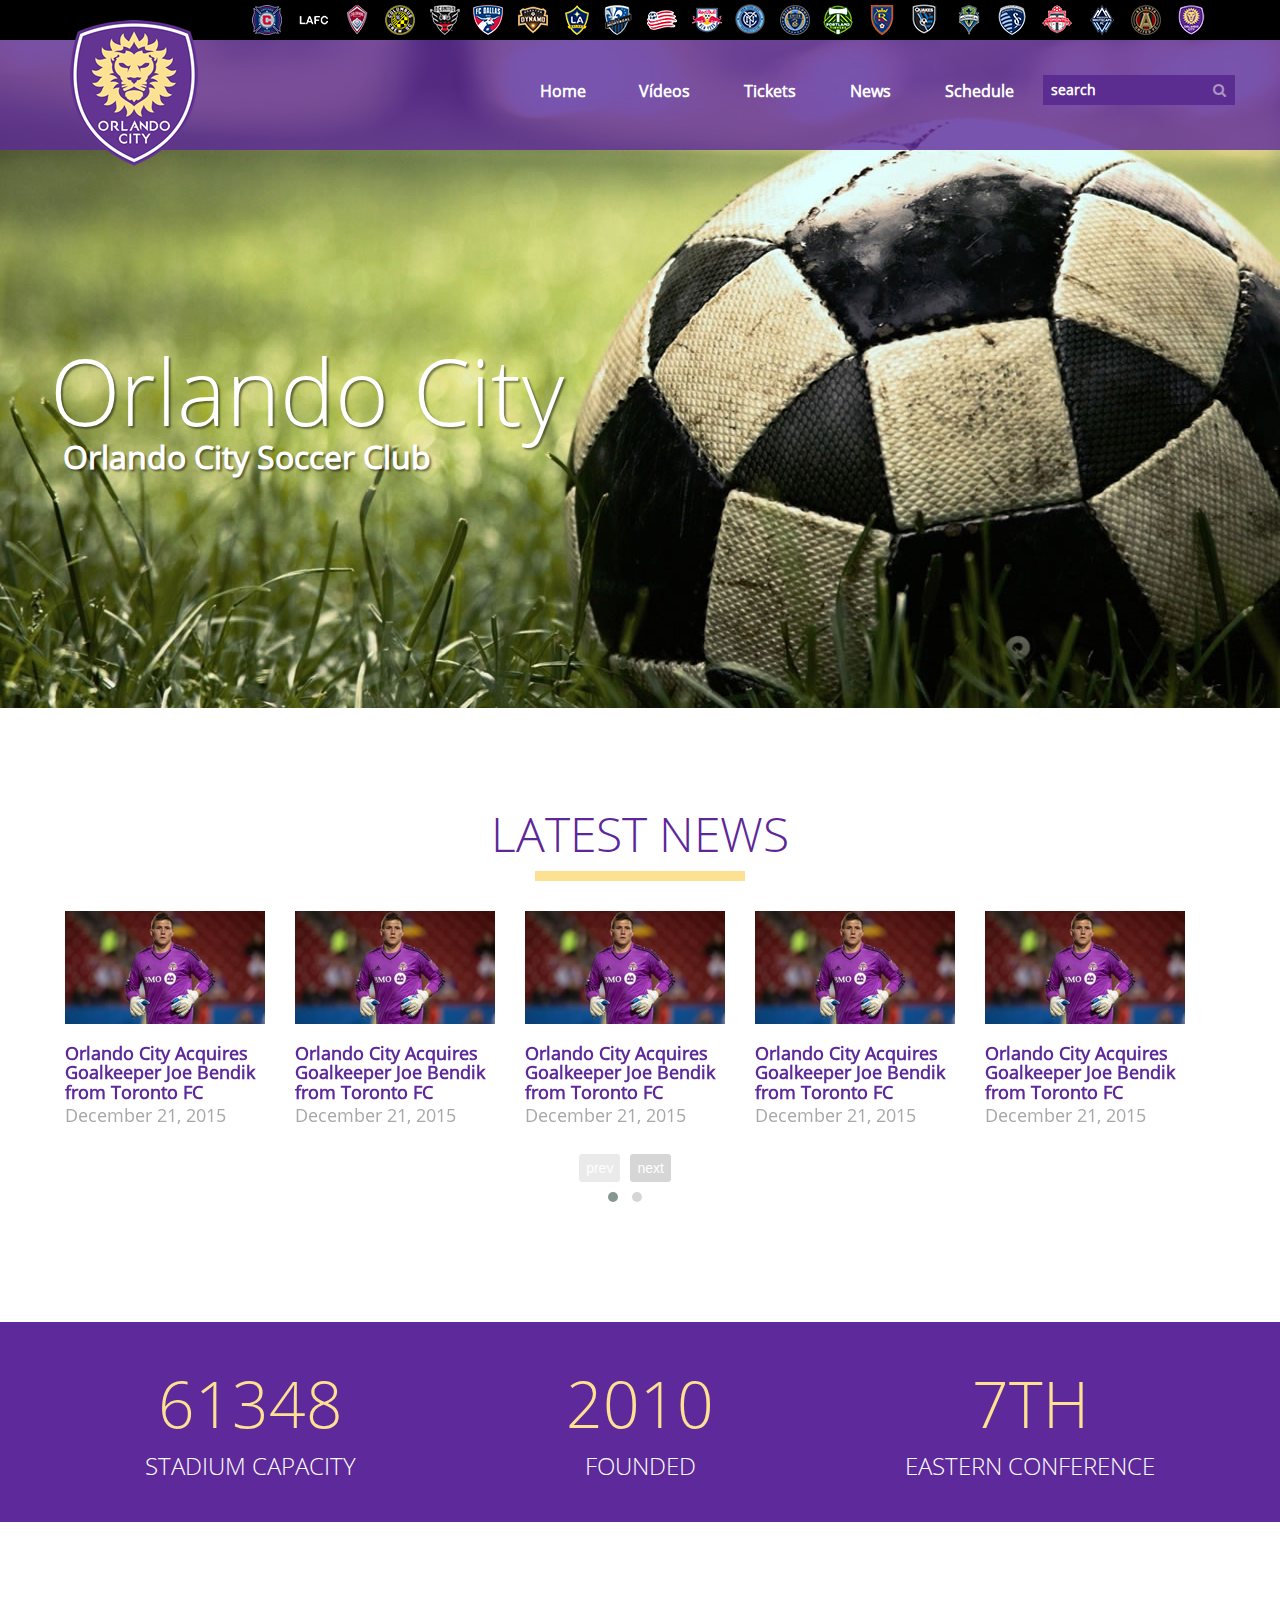
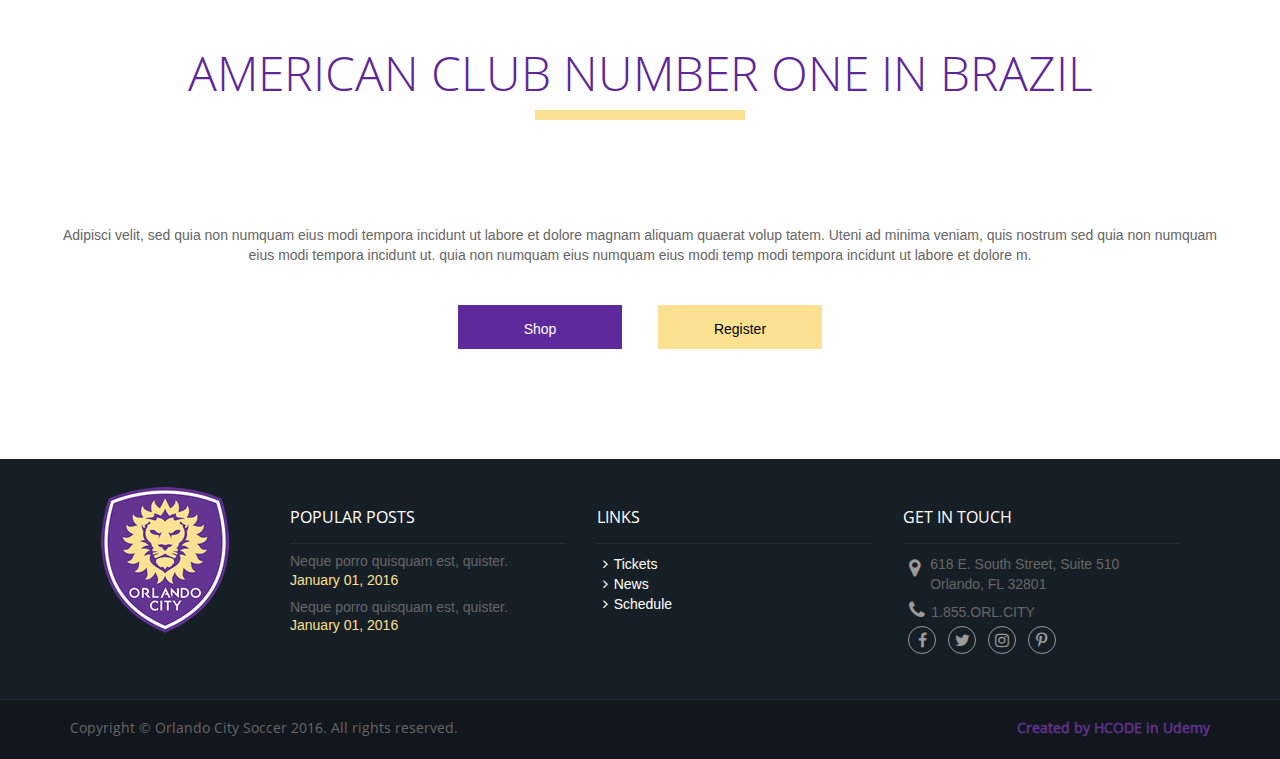
<file: CursoCompletodoDesenvolvedorWeb/Projeto-01/index.html>
<!DOCTYPE html>
<html>
	<head>
		<meta charset="utf-8">
		<!-- <meta name="viewport" content="width=device-width, initial-scale=1" ; user-scalable=0;shrink-to-fit=no > -->
		<meta name="viewport" content="width=device-width, initial-scale=1, user-scalable=0">
		<title>Orlando City</title>
		<link rel="stylesheet" href="https://maxcdn.bootstrapcdn.com/bootstrap/3.3.7/css/bootstrap.min.css" integrity="sha384-BVYiiSIFeK1dGmJRAkycuHAHRg32OmUcww7on3RYdg4Va+PmSTsz/K68vbdEjh4u" crossorigin="anonymous">
		<link rel="stylesheet" href="lib/OwlCarousel2-2.2.1/dist/assets/owl.carousel.min.css">
		<link rel="stylesheet" href="lib/OwlCarousel2-2.2.1/dist/assets/owl.theme.default.min.css">
		<link rel="stylesheet" href="https://cdnjs.cloudflare.com/ajax/libs/font-awesome/4.7.0/css/font-awesome.min.css">
		<link rel="stylesheet" href="css/orlando.css">
		<link rel="stylesheet" href="css/orlando-mobile.css">

	</head>
	<body>

		<header>

			<div id="menu-mobile-mask" class="visible-xs" ></div>

			<div id="menu-mobile" class="visible-xs">

				<ul class="list-unstyled">
						<li><a href="videos.html">Vídeos</a></li>
						<li><a href="#">Tickets</a></li>
						<li><a href="#">News</a></li>
						<li><a href="#">Schedule</a></li>
				</ul>

				<div class="bar-close">
						<button type="button" class="btn-close"><i class="fa fa-close"></i></button>
				</div>

			</div>

			<div class="container container-logo">
				<img id="logotipo" src="img/orlando-logo.png" alt="Logotipo">
			</div>

			<div class="header-black">

					<div class="container">

							<input type="search" id="input-search-mobile" class="visible-xs" placeholder="search...">

							<button id="btn-bars" type="button"><i class="fa fa-bars"></i></button>
							<button id="btn-search" type="button"><i class="fa fa-search"></i></button>

							<ul class="pull-right">
								<li class="club-01"><a href="#"></a></li>
								<li class="club-02"><a href="#"></a></li>
								<li class="club-03"><a href="#"></a></li>
								<li class="club-04"><a href="#"></a></li>
								<li class="club-05"><a href="#"></a></li>
								<li class="club-06"><a href="#"></a></li>
								<li class="club-07"><a href="#"></a></li>
								<li class="club-08"><a href="#"></a></li>
								<li class="club-09"><a href="#"></a></li>
								<li class="club-10"><a href="#"></a></li>
								<li class="club-11"><a href="#"></a></li>
								<li class="club-12"><a href="#"></a></li>
								<li class="club-13"><a href="#"></a></li>
								<li class="club-14"><a href="#"></a></li>
								<li class="club-15"><a href="#"></a></li>
								<li class="club-16"><a href="#"></a></li>
								<li class="club-17"><a href="#"></a></li>
								<li class="club-18"><a href="#"></a></li>
								<li class="club-19"><a href="#"></a></li>
								<li class="club-20"><a href="#"></a></li>
								<li class="club-21"><a href="#"></a></li>
								<li class="club-22"><a href="#"></a></li>
							</ul>
					</div>

			</div>

			<div class="container">
					<div class="row">

						<nav id="menu" class="pull-right">
							<ul>
									<li><a href="index.html">Home</a></li>
									<li><a href="videos.html">Vídeos</a></li>
									<li><a href="#">Tickets</a></li>
									<li><a href="#">News</a></li>
									<li><a href="#">Schedule</a></li>
									<li class="search">
										<div class="input-group">
												<input type="search" placeholder="search" id="input-search">
		      							<span class="input-group-btn">
		        							<button type="button"><i class="fa fa-search"></i></button>
		      							</span>
	    							</div><!-- /input-group *Button addons - Bootstrap -->
									</li>
							</ul>
						</nav>
					</div><!-- /row -->

			</div><!-- /container -->

		</header>

		<section>

			<div id="banner">

				<h1>Orlando City <small>Orlando City Soccer Club</small></h1>

			</div>

			<div id="news" class="container">

					<div class="row text-center">
							<h2>Latest News</h2>
							<hr>
					</div>

					<button id="btn-news-prev" type="button"><i class="fa fa-angle-left"></i></button>
					<button id="btn-news-next" type="button"><i class="fa fa-angle-right"></i></button>

					<!-- <button id="btn-news-prev" type="button" name="btn-news-prev" ><i class="fa fa-chevron-left"></i> </button>
					<button id="btn-news-next" type="button" name="btn-news-next"><i class="fa fa-chevron-right"></i> </button> -->

					<div class="row thumbnails owl-carousel owl-theme owl-loaded">
						<!-- owl-carousel owl-theme  -->

							<div class="item">
								<div class="item-inner">
									<img src="img/noticia-thumb.jpg" alt="Noticia">
									<h3>Orlando City Acquires Goalkeeper Joe Bendik from Toronto FC</h3>
									<time>December 21, 2015</time>
								</div>
							</div>
							<div class="item">
								<div class="item-inner">
									<img src="img/noticia-thumb.jpg" alt="Noticia">
									<h3>Orlando City Acquires Goalkeeper Joe Bendik from Toronto FC</h3>
									<time>December 21, 2015</time>
								</div>
							</div>
							<div class="item">
								<div class="item-inner">
									<img src="img/noticia-thumb.jpg" alt="Noticia">
									<h3>Orlando City Acquires Goalkeeper Joe Bendik from Toronto FC</h3>
									<time>December 21, 2015</time>
								</div>
							</div>
							<div class="item">
								<div class="item-inner">
									<img src="img/noticia-thumb.jpg" alt="Noticia">
									<h3>Orlando City Acquires Goalkeeper Joe Bendik from Toronto FC</h3>
									<time>December 21, 2015</time>
								</div>
							</div>
							<div class="item">
								<div class="item-inner">
									<img src="img/noticia-thumb.jpg" alt="Noticia">
									<h3>Orlando City Acquires Goalkeeper Joe Bendik from Toronto FC</h3>
									<time>December 21, 2015</time>
								</div>
							</div>
							<div class="item">
								<div class="item-inner">
									<img src="img/noticia-thumb.jpg" alt="Noticia">
									<h3>Orlando City Acquires Goalkeeper Joe Bendik from Toronto FC</h3>
									<time>December 21, 2015</time>
								</div>
							</div>
							<div class="item">
								<div class="item-inner">
									<img src="img/noticia-thumb.jpg" alt="Noticia">
									<h3>Orlando City Acquires Goalkeeper Joe Bendik from Toronto FC</h3>
									<time>December 21, 2015</time>
								</div>
							</div>
							<div class="item">
								<div class="item-inner">
									<img src="img/noticia-thumb.jpg" alt="Noticia">
									<h3>Orlando City Acquires Goalkeeper Joe Bendik from Toronto FC</h3>
									<time>December 21, 2015</time>
								</div>
							</div>
							<div class="item">
								<div class="item-inner">
									<img src="img/noticia-thumb.jpg" alt="Noticia">
									<h3>Orlando City Acquires Goalkeeper Joe Bendik from Toronto FC</h3>
									<time>December 21, 2015</time>
								</div>
							</div>
					</div> <!-- /row thumbnails owl-carousel owl-theme-->

			</div><!-- /news -->

			</div>

				<div id="estatisticas">

						<div class="container">
								<div class="row">
										<div class="col-md-4">
											<p>61348<small>Stadium Capacity</small></p>
										</div>
										<div class="col-md-4">
											<p>2010<small>Founded</small></p>
										</div>
										<div class="col-md-4">
											<p>7th<small>Eastern Conference</small></p>
										</div>
								</div>
						</div><!-- /container -->
				</div>

				<div id="call-to-action">

						<div class="container">

							<div class="row text-center">
									<h2>American club number one in Brazil</h2>
									<hr>
							</div>

							<div class="row">

									<p>Adipisci velit, sed quia non numquam eius modi tempora incidunt ut labore et dolore magnam aliquam quaerat volup tatem. Uteni ad minima veniam, quis nostrum sed quia non numquam eius modi tempora incidunt ut. quia non numquam eius numquam eius modi temp modi tempora incidunt ut labore et dolore m.</p>

							</div>

							<div class="row row-max-400">

									<div class="col-xs-6">
										<a href="#" class="btn btn-roxo">Shop</a>
									</div>
									<div class="col-xs-6">
										<a href="#" class="btn btn-amarelo">Register</a>
									</div>

							</div>

						</div><!-- /container -->

					</div><!-- /call-to-action -->

		</section>

		<footer>

			<div class="row row-cinza-claro">

					<div class="container">

							<div class="row">

									<div class="col-md-2 text-center hidden-xs">
										<!-- O hidden-xs é uma classe do bootstrap que 'esconde' o logotipo (ou qualquer coisa que vc queira)
										 sem precisar colocar no css 'display: none'-->

											<img id="logotipo" src="img/orlando-logo.png" alt="Logotipo">

									</div>
									<div class="col-md-10">

												<div class="row row-cols">
														<div class="col-md-4 col-popular-post hidden-xs">

																<h4>POPULAR POSTS</h4>

																<ul class="list-unstyled">
																		<li>
																				<h5>Neque porro quisquam est, quister.</h5>
																				<time>January 01, 2016</time>
																		</li>
																		<li>
																				<h5>Neque porro quisquam est, quister.</h5>
																				<time>January 01, 2016</time>
																		</li>
																</ul>

														</div>
														<div class="col-md-4 col-links hidden-xs">

																<h4>LINKS</h4>

																<ul class="list-unstyled">
																		<li><a href="#"><i class="fa fa-angle-right"></i>Tickets</a></li>
																		<li><a href="#"><i class="fa fa-angle-right"></i>News</a></li>
																		<li><a href="#"><i class="fa fa-angle-right"></i>Schedule</a></li>
																</ul>

														</div>
														<div class="col-md-4 col-get-in-touch">

																<h4 class="hidden-xs">GET IN TOUCH</h4>

																<address class="hidden-xs">
																		<i  class="fa fa-map-marker"></i> <span>618 E. South Street, Suite
																		510<br/>Orlando, FL 32801</span>
																</address>
																<p class="hidden-xs"><a href="tel:1855ORLCITY"><I class="fa fa-phone"></I>1.855.ORL.CITY</a></p>

																<div class="row-fluid visible-xs">
																		<div class="col-xs-6">
																				<a href="#" class="btn btn-footer"><i  class="fa fa-map-marker"></i>Location</a>
																		</div>
																		<div class="col-xs-6">
																				<a href="#" class="btn btn-footer"><i  class="fa fa-phone"></i>Call</a>
																		</div>
																</div>

																<ul class="list-unstyled list-socials">
																		<li>
																				<a href="#" target="_blank"><i class="fa fa-facebook"></i></a>
																		</li>
																		<li>
																				<a href="#" target="_blank"><i class="fa fa-twitter"></i></a>
																		</li>
																		<li>
																			<a href="#" target="_blank"><i class="fa fa-instagram"></i></a>
																		</li>
																		<li>
																			<a href="#" target="_blank"><i class="fa fa-pinterest-p"></i></a>
																		</li>
																		<li>
																			<a href="#" id="page-up" class="visible-xs"><i class="fa fa-chevron-up"></i></a>
																		</li>
																</ul>

														</div>
												</div>
									</div>

							</div><!-- /row -->

					</div><!-- /container -->

			</div>

			<div class="row row-cinza-escuro">

				<div class="container copyright-mobile">

						<p class="pull-left">Copyright © Orlando City Soccer 2016. All rights reserved.</p>
						<p class="pull-right text-roxo">Created by HCODE in Udemy</p>

				</div>

			</div>

		</footer>

		<script src="https://code.jquery.com/jquery-1.12.4.min.js" integrity="sha256-ZosEbRLbNQzLpnKIkEdrPv7lOy9C27hHQ+Xp8a4MxAQ=" crossorigin="anonymous"></script>
		<script src="lib/OwlCarousel2-2.2.1/dist/owl.carousel.min.js"></script>
		<script src="https://maxcdn.bootstrapcdn.com/bootstrap/3.3.7/js/bootstrap.min.js" integrity="sha384-Tc5IQib027qvyjSMfHjOMaLkfuWVxZxUPnCJA7l2mCWNIpG9mGCD8wGNIcPD7Txa" crossorigin="anonymous"></script>
		<script src="js/efeitos.js"></script>
	</body>
</html>
</file>
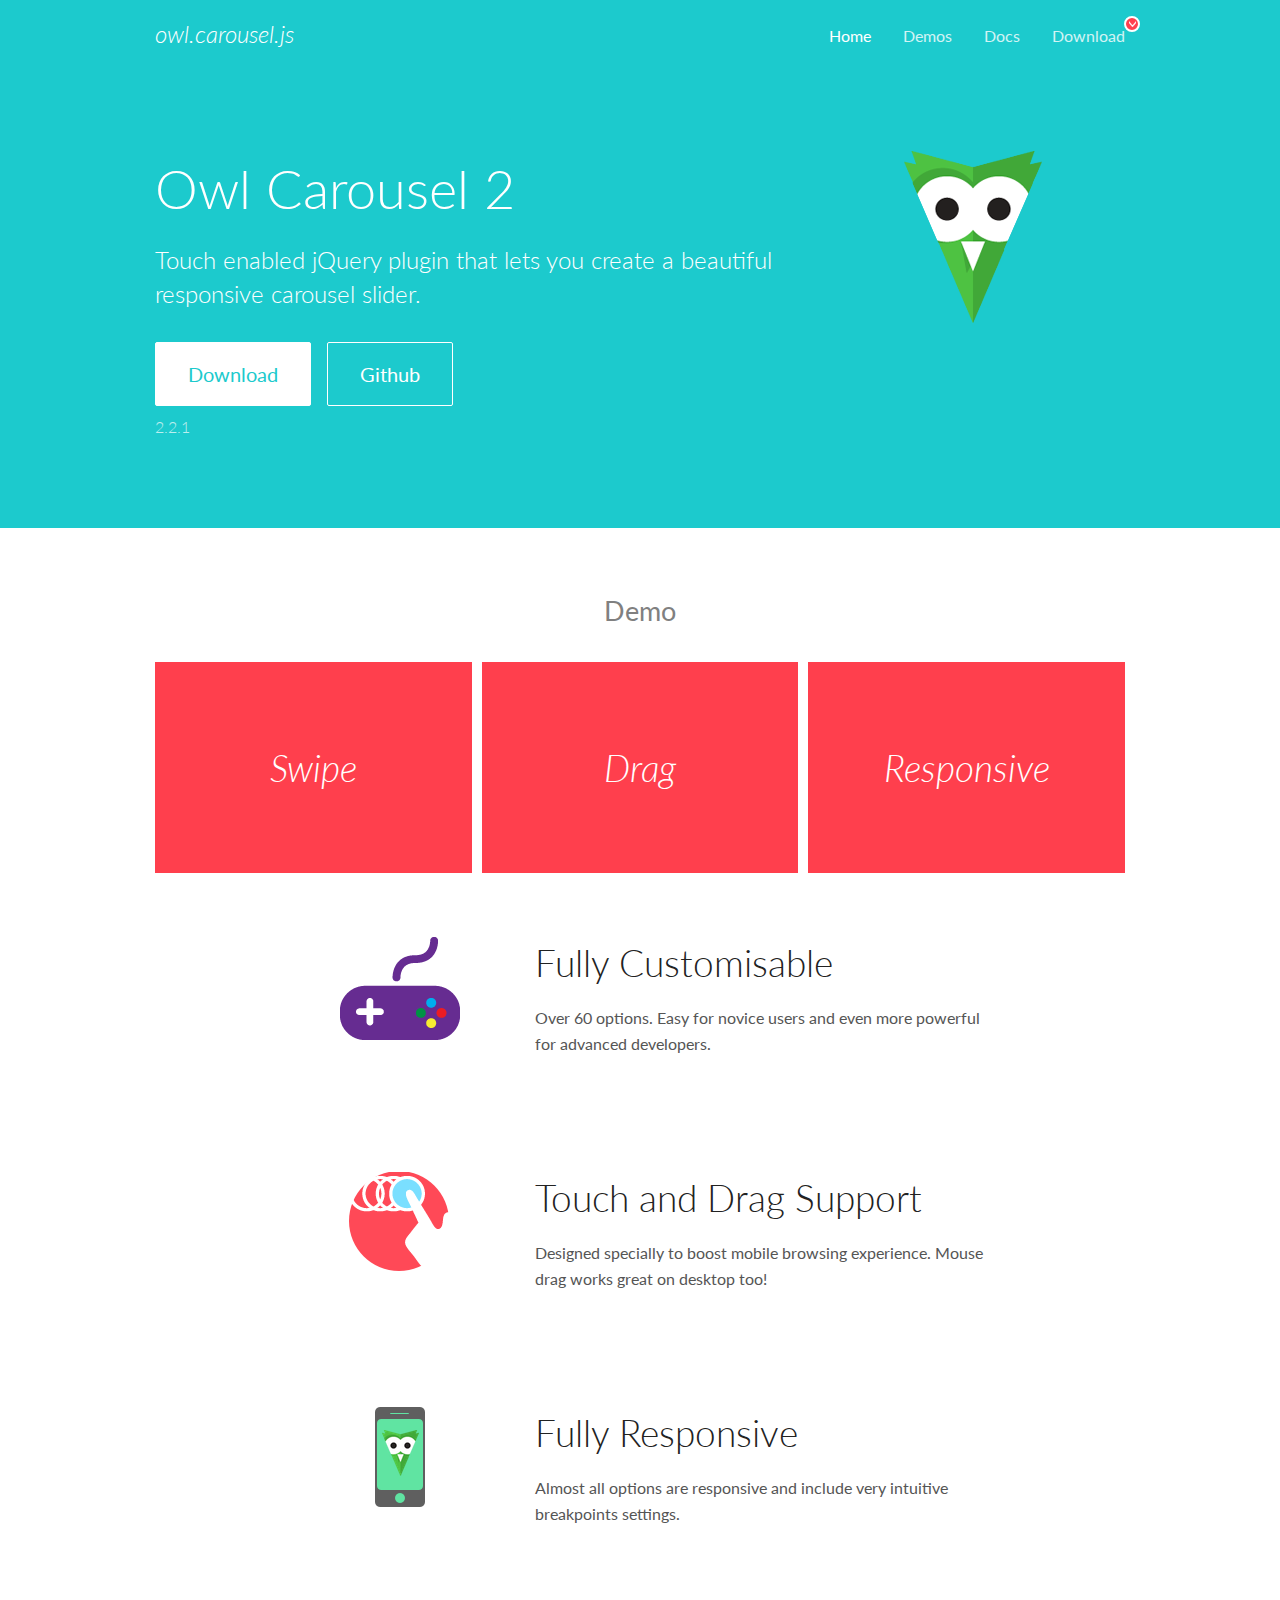
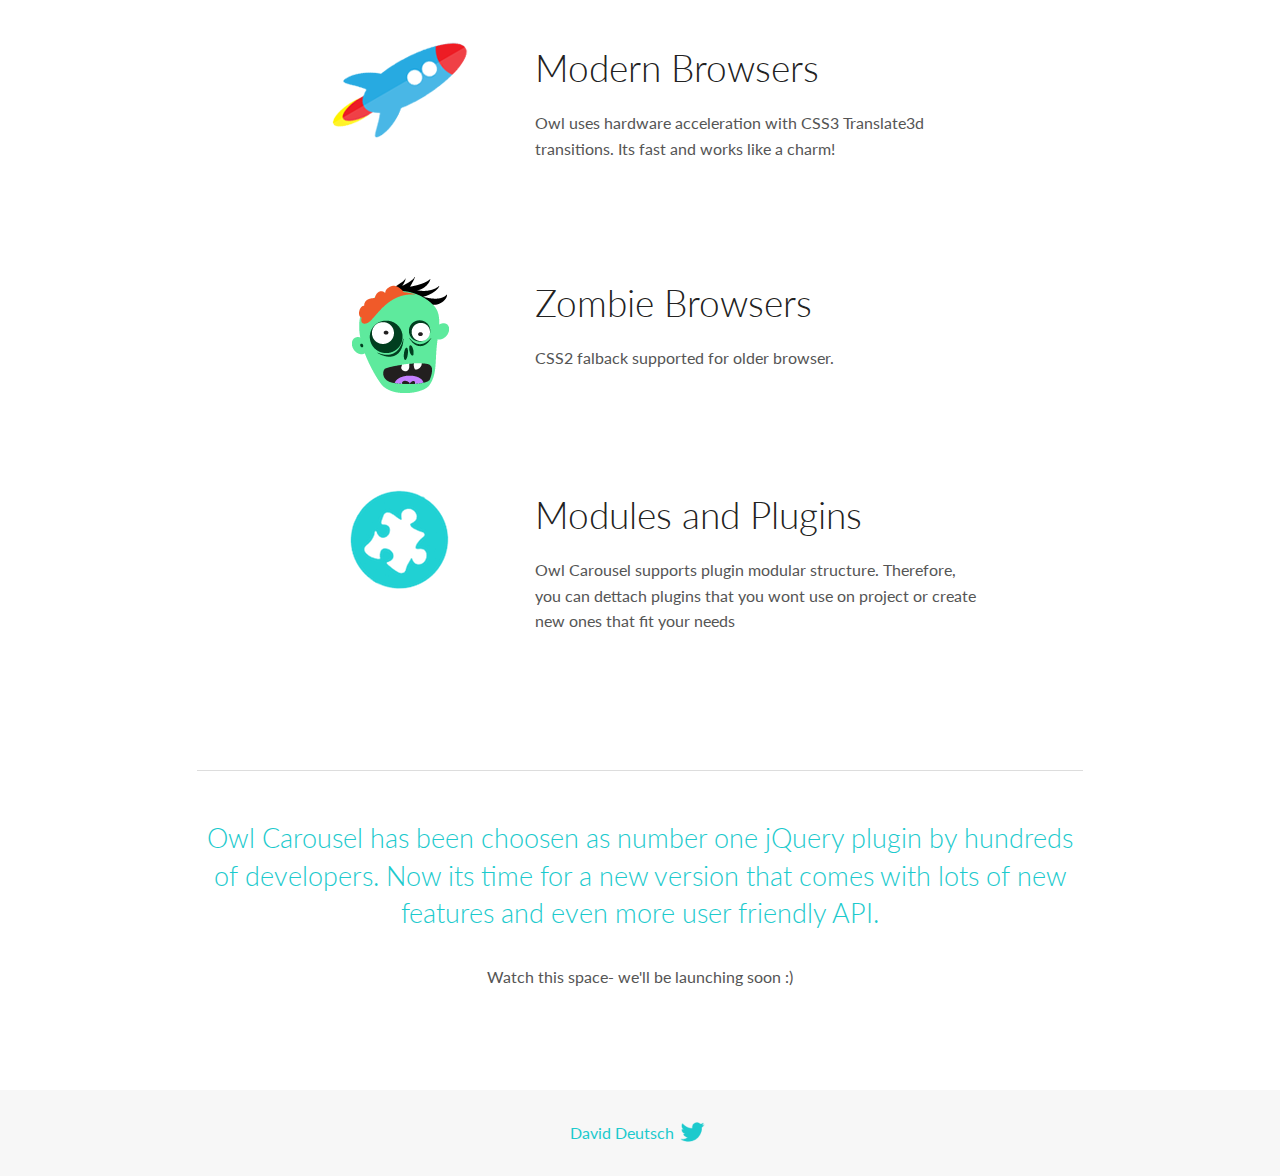
<file: CursoCompletodoDesenvolvedorWeb/Projeto-01/lib/OwlCarousel2-2.2.1/docs/index.html>
<!DOCTYPE html>
<html lang="en">
  <head>

    <!-- head -->
    <meta charset="utf-8">
    <meta name="msapplication-tap-highlight" content="no" />
    <meta name="viewport" content="width=device-width, initial-scale=1.0" />
    <meta name="description" content="Touch enabled jQuery plugin that lets you create beautiful responsive carousel slider.">
    <meta name="author" content="David Deutsch">
    <title>
      Home | Owl Carousel | 2.2.1
    </title>

    <!-- Stylesheets -->
    <link href='https://fonts.googleapis.com/css?family=Lato:300,400,700,400italic,300italic' rel='stylesheet' type='text/css'>
    <link rel="stylesheet" href="assets/css/docs.theme.min.css">

    <!-- Owl Stylesheets -->
    <link rel="stylesheet" href="assets/owlcarousel/assets/owl.carousel.min.css">
    <link rel="stylesheet" href="assets/owlcarousel/assets/owl.theme.default.min.css">

    <!-- HTML5 shim and Respond.js IE8 support of HTML5 elements and media queries -->

    <!--[if lt IE 9]>
      <script src="https://oss.maxcdn.com/libs/html5shiv/3.7.0/html5shiv.js"></script>
      <script src="https://oss.maxcdn.com/libs/respond.js/1.3.0/respond.min.js"></script>
    <![endif]-->

    <!-- Favicons -->
    <link rel="apple-touch-icon-precomposed" sizes="144x144" href="assets/ico/apple-touch-icon-144-precomposed.png">
    <link rel="shortcut icon" href="assets/ico/favicon.png">
    <link rel="shortcut icon" href="favicon.ico">

    <!-- Yeah i know js should not be in header. Its required for demos.-->

    <!-- javascript -->
    <script src="assets/vendors/jquery.min.js"></script>
    <script src="assets/owlcarousel/owl.carousel.js"></script>
  </head>
  <body>

    <!-- header -->
    <header class="header">
      <div class="row">
        <div class="large-12 columns">
          <div class="brand left">
            <h3>
              <a href="/OwlCarousel2/">owl.carousel.js</a> 
            </h3>
          </div>
          <a id="toggle-nav" class="right">
            <span></span> <span></span> <span></span> 
          </a> 
          <div class="nav-bar">
            <ul class="clearfix">
              <li class="active">
                <a href="/OwlCarousel2/index.html">Home</a> 
              </li>
              <li> <a href="/OwlCarousel2/demos/demos.html">Demos</a>  </li>
              <li> <a href="/OwlCarousel2/docs/started-welcome.html">Docs</a>  </li>
              <li>
                <a href="https://github.com/OwlCarousel2/OwlCarousel2/archive/2.2.1.zip">Download</a> 
                <span class="download"></span> 
              </li>
            </ul>
          </div>
        </div>
      </div>
    </header>

    <!-- home panel -->
    <section id="hero">
      <div class="row">
        <div class="large-8 medium-8 columns">
          <h1>Owl Carousel 2</h1>
          <h4>Touch enabled jQuery plugin that lets you create a beautiful responsive carousel slider.</h4>
          <a href="https://github.com/OwlCarousel2/OwlCarousel2/archive/2.2.1.zip" class="hero-button">Download</a> 
          <a href="https://github.com/OwlCarousel2/OwlCarousel2" class="hero-button outline">Github</a> 
          <p>2.2.1</p>
        </div>
        <div class="large-4 medium-4 columns">
          <img class="owl-logo" src="assets/img/owl-logo.png" alt="mr. Owl">
        </div>
      </div>
    </section>

    <!-- body -->
    <div class="home-demo">
      <div class="row">
        <div class="large-12 columns">
          <h3>Demo</h3>
          <div class="owl-carousel">
            <div class="item">
              <h2>Swipe</h2>
            </div>
            <div class="item">
              <h2>Drag</h2>
            </div>
            <div class="item">
              <h2>Responsive</h2>
            </div>
            <div class="item">
              <h2>CSS3</h2>
            </div>
            <div class="item">
              <h2>Fast</h2>
            </div>
            <div class="item">
              <h2>Easy</h2>
            </div>
            <div class="item">
              <h2>Free</h2>
            </div>
            <div class="item">
              <h2>Upgradable</h2>
            </div>
            <div class="item">
              <h2>Tons of options</h2>
            </div>
            <div class="item">
              <h2>Infinity</h2>
            </div>
            <div class="item">
              <h2>Auto Width</h2>
            </div>
          </div>
        </div>
      </div>
    </div>
    <script>
      var owl = $('.owl-carousel');
      owl.owlCarousel({
        margin: 10,
        loop: true,
        responsive: {
          0: {
            items: 1
          },
          600: {
            items: 2
          },
          1000: {
            items: 3
          }
        }
      })
    </script>

    <!-- features -->
    <div id="features">
      <div class="row">
        <div class="small-12 medium-9 small-centered columns">
          <section class="row feature">
            <div class="medium-4 small-12 columns">
              <img src="assets/img/feature-options.png" alt="">
            </div>
            <div class="medium-8 small-12 columns">
              <h2>Fully Customisable</h2>
              <p>Over 60 options. Easy for novice users and even more powerful for advanced developers.</p>
            </div>
          </section>
          <section class="row feature">
            <div class="medium-4 small-12 columns">
              <img src="assets/img/feature-drag.png" alt="">
            </div>
            <div class="medium-8 small-12 columns">
              <h2>Touch and Drag Support</h2>
              <p>Designed specially to boost mobile browsing experience. Mouse drag works great on desktop too!</p>
            </div>
          </section>
          <section class="row feature">
            <div class="medium-4 small-12 columns">
              <img src="assets/img/feature-responsive.png" alt="">
            </div>
            <div class="medium-8 small-12 columns">
              <h2>Fully Responsive</h2>
              <p>Almost all options are responsive and include very intuitive breakpoints settings.</p>
            </div>
          </section>
          <section class="row feature">
            <div class="medium-4 small-12 columns">
              <img src="assets/img/feature-modern.png" alt="">
            </div>
            <div class="medium-8 small-12 columns">
              <h2>Modern Browsers</h2>
              <p>Owl uses hardware acceleration with CSS3 Translate3d transitions. Its fast and works like a charm! </p>
            </div>
          </section>
          <section class="row feature">
            <div class="medium-4 small-12 columns">
              <img src="assets/img/feature-zombie.png" alt="">
            </div>
            <div class="medium-8 small-12 columns">
              <h2>Zombie Browsers</h2>
              <p>CSS2 falback supported for older browser.</p>
            </div>
          </section>
          <section class="row feature">
            <div class="medium-4 small-12 columns">
              <img src="assets/img/feature-module.png" alt="">
            </div>
            <div class="medium-8 small-12 columns">
              <h2>Modules and Plugins</h2>
              <p>Owl Carousel supports plugin modular structure. Therefore, you can dettach plugins that you wont use on project or create new ones that fit your needs</p>
            </div>
          </section>
        </div>
      </div>
    </div>

    <!-- footer -->
    <section id="teaser-text">
      <div class="row">
        <div class="small-12 medium-11 small-centered columns">
          <hr>
          <h3 id="owl-carousel-has-been-choosen-as-number-one-jquery-plugin-by-hundreds-of-developers-now-its-time-for-a-new-version-that-comes-with-lots-of-new-features-and-even-more-user-friendly-api-">Owl Carousel has been choosen as number one jQuery plugin by hundreds of developers. Now its time for a new version that comes with lots of new features and even more user friendly API.</h3>
          <p>Watch this space- we&#39;ll be launching soon :)</p>
        </div>
      </div>
    </section>

    <!-- footer -->
    <footer class="footer">
      <div class="row">
        <div class="large-12 columns">
          <h5>
            <a href="/OwlCarousel2/docs/support-contact.html">David Deutsch</a> 
            <a id="custom-tweet-button" href="https://twitter.com/share?url=https://github.com/OwlCarousel2/OwlCarousel2&text=Owl Carousel - This is so awesome! " target="_blank"></a> 
          </h5>
        </div>
      </div>
    </footer>

    <!-- vendors -->
    <script src="assets/vendors/highlight.js"></script>
    <script src="assets/js/app.js"></script>
  </body>
</html>
</file>
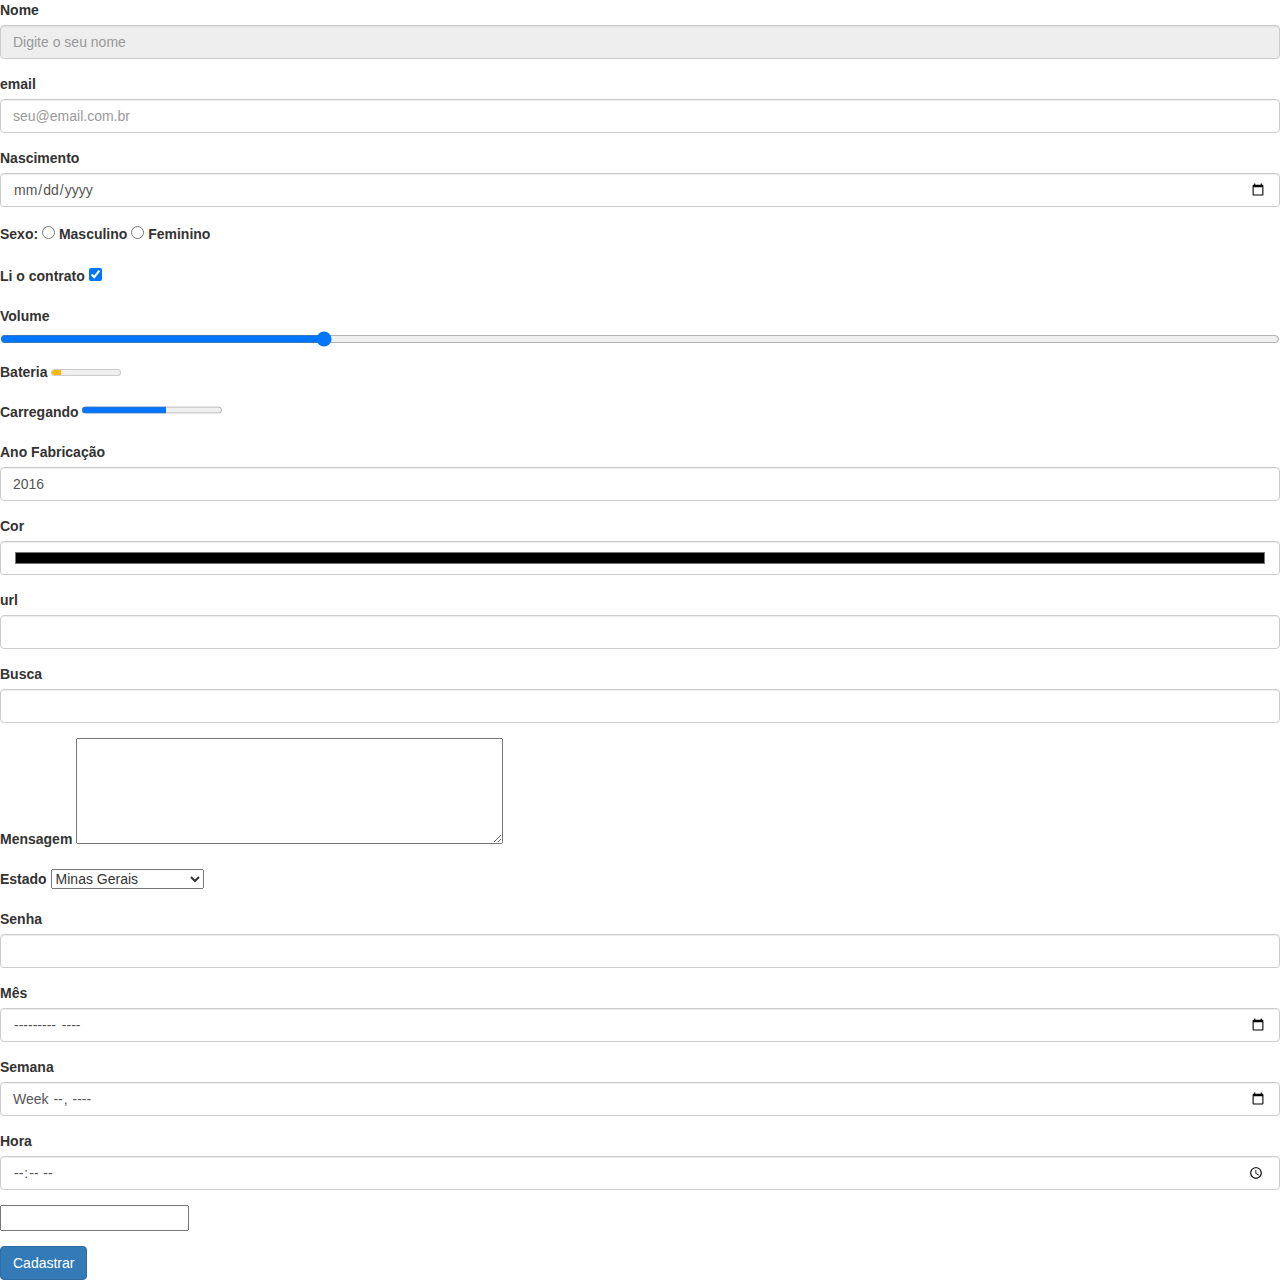
<file: CursoCompletodoDesenvolvedorWeb/Inicial/formulario.html>
<!DOCTYPE html>
<html>
	<head>
		<meta charset="utf-8">
		<title>Curso Completo do Desenvolvedor Web</title>
		<link rel="stylesheet" href="bootstrap/css/bootstrap.min.css">
	</head>
	<body>
		<form method="POST" action="index.php">
			<div class="form-group">
				<label for="nome">Nome</label>
				<input type="text" name="nome" id="nome" class="form-control" placeholder="Digite o seu nome" autofocus="" required tabindex="1" disabled>
			</div>
			<div class="form-group">
				<label for="email">email</label>
				<input type="email" name="email" id="email" class="form-control" placeholder="seu@email.com.br" required>
			</div>
			<div class="form-group">
				<label for="nascimento">Nascimento</label>
				<input type="date" name="nascimento" id="nascimento" class="form-control" required min="2016-01-01">
			</div>
			<div class="form-group">
				<label>Sexo:</label>
				<input type="radio" name="Sexo" id="masculino">
				<label for="masculino">Masculino</label>
				<input type="radio" name="Sexo" id="feminino">
				<label for="feminino">Feminino</label>
			</div>
			<div class="form-group">
				<label for="li">Li o contrato</label>
				<input type="checkbox" name="li" id="li" required checked>
			</div>
			<!-- para casos em que eu precise adicionar volume (quando fica rolando música/radios etc) -->
			<div class="form-group">
				<label for="volume">Volume</label>
				<input type="range" name="volume" id="volume" min="0" max="100" value="25">
			</div>
			<div class="form-group">
				<label for="meter">Bateria</label>
				<meter min="0" namw="meter" max="100" low="15" value="12">50</meter> 
			</div>
			<div class="form-group">
				<label for="meter">Carregando</label>
				<progress min="0" max="100" value="60">60%</progress>
			</div>
			<div class="form-group">
				<label for="ano">Ano Fabricação</label>
				<input type="number" name="ano" id="ano" min="1920" step="20" max="2017" value="2016" class="form-control">
			</div>
			<!-- Selecionar a cor-->
			<div class="form-group">
				<label for="cor">Cor</label>
				<input type="color" name="cor" id="cor" class="form-control">
			</div>
			<div class="form-group">
				<label for="url">url</label>
				<input type="number" name="url" id="url" class="form-control">
			</div>
			<div class="form-group">
				<label for="busca">Busca</label>
				<input type="search" name="busca" id="busca" class="form-control">
			</div>
			<div class="form-group">
				<label for="busca">Mensagem</label>
				<textarea name="mensagem" id="mensagem" cols="50" rows="5" ></textarea>
			</div>
			<div class="form-group">
				<label for="estados">Estado</label>
				<select name="estados" id="estados">
					<optgroup label="Sudeste">
					<option value="SP">São Paulo</option>
					<option value="MG" selected>Minas Gerais</option>
					<option value="RJ">Rio de Janeiro</option>
					</optgroup>
					<optgroup label="Sul">
					<option value="PR">Paraná</option>
					<option value="SC">Santa Catarina</option>
					<option value="RS">Rio Grande do Sul</option>
					</optgroup>
				</select>
			</div>
			<input type="hidden" name="id" value="1">
			<div class="form-group">
				<label for="senha">Senha</label>
				<input type="password" name="senha" id="senha" class="form-control">
			</div>
			<div class="form-group">
				<label for="mes">Mês</label>
				<input type="month" name="mes" id="mes" class="form-control">
			</div>
			<div class="form-group">
				<label for="semana">Semana</label>
				<input type="week" name="semana" id="semana" class="form-control">
			</div>
			<div class="form-group">
				<label for="time">Hora</label>
				<input type="time" name="time" id="time" class="form-control">
			</div>
			<div class="form-group">
			<input type="text" list="navegadores">
			<datalist id="navegadores">
				<option value="Chrome">
				<option value="Firefox">
				<option value="Safari">
				<option value="Edge">
			</datalist>
			</div>


			<div>
				<button type="submit" class="btn btn-primary">Cadastrar</button>
			</div>
		</form>

		<script src="https://code.jquery.com/jquery-1.12.4.min.js" integrity="sha256-ZosEbRLbNQzLpnKIkEdrPv7lOy9C27hHQ+Xp8a4MxAQ=" crossorigin="anonymous"></script>
		<script type="text/javascript" src="bootstrap/js/bootstrap.min.js"></script>
	</body>
</html>
</file>
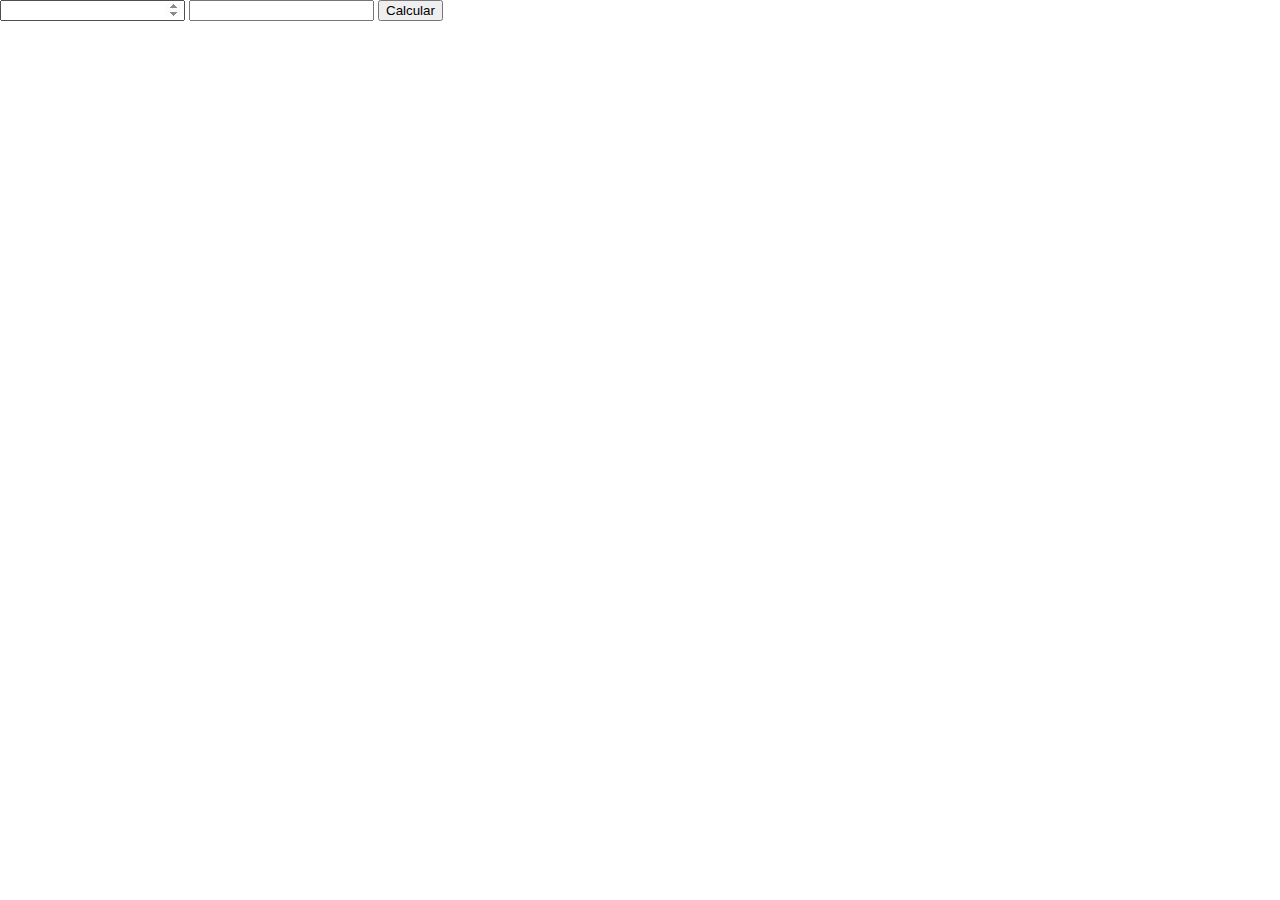
<file: CursoCompletodoDesenvolvedorWeb/Inicial/modelo2.html>
<!DOCTYPE html>
<html>
<head>
	<meta charset="utf-8">
	<meta http-equiv="X-UA-Compatible" content="IE=edge">
	<title>Curso HTML, CSS3 e JavaScript</title>
	<link rel="stylesheet" href="CSS/estilo.css">
</head>
<body>
	<section>
		<input type="number" id="valorA">
		<input type="number" id="valorB">
		<button id="Calcular">Calcular</button>
		<div class="resultado"></div>
	</section>

	<script type="text/javascript" src="JS/script.js"></script>
</body>
</html>
</file>
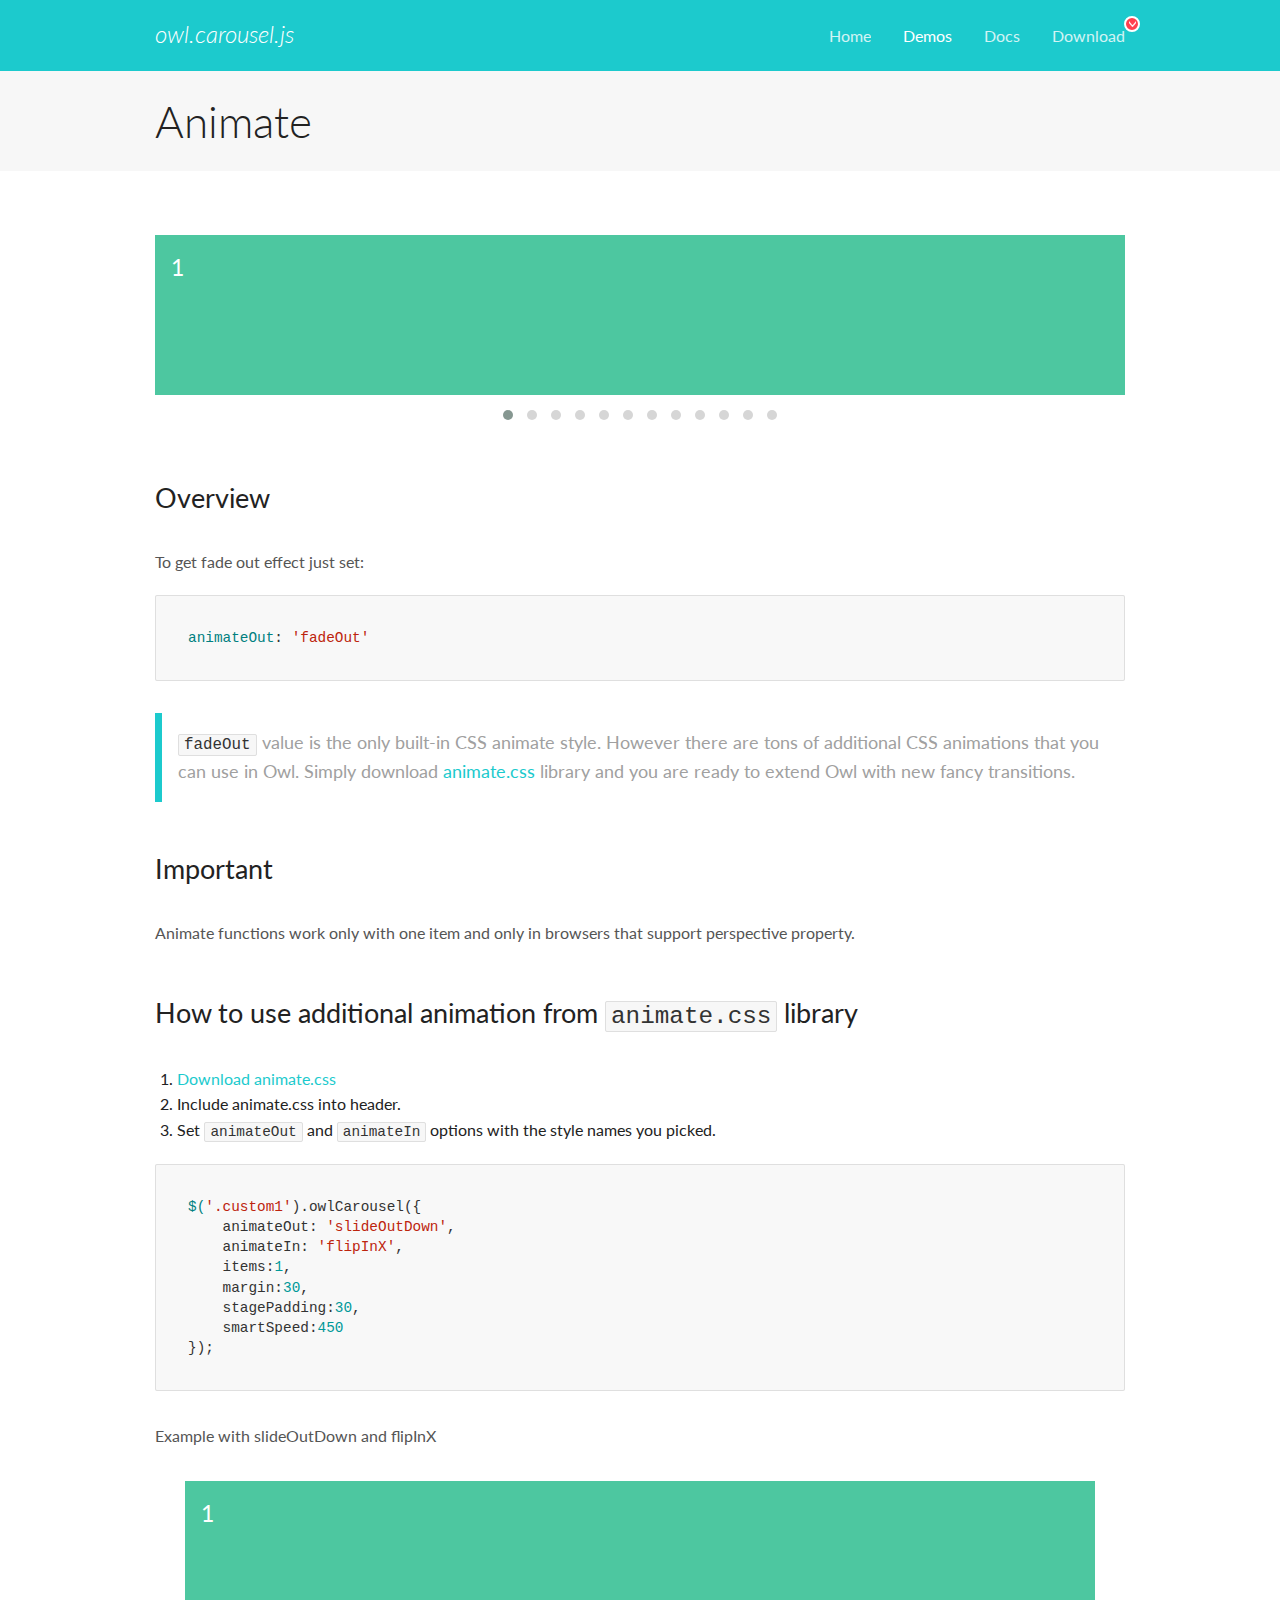
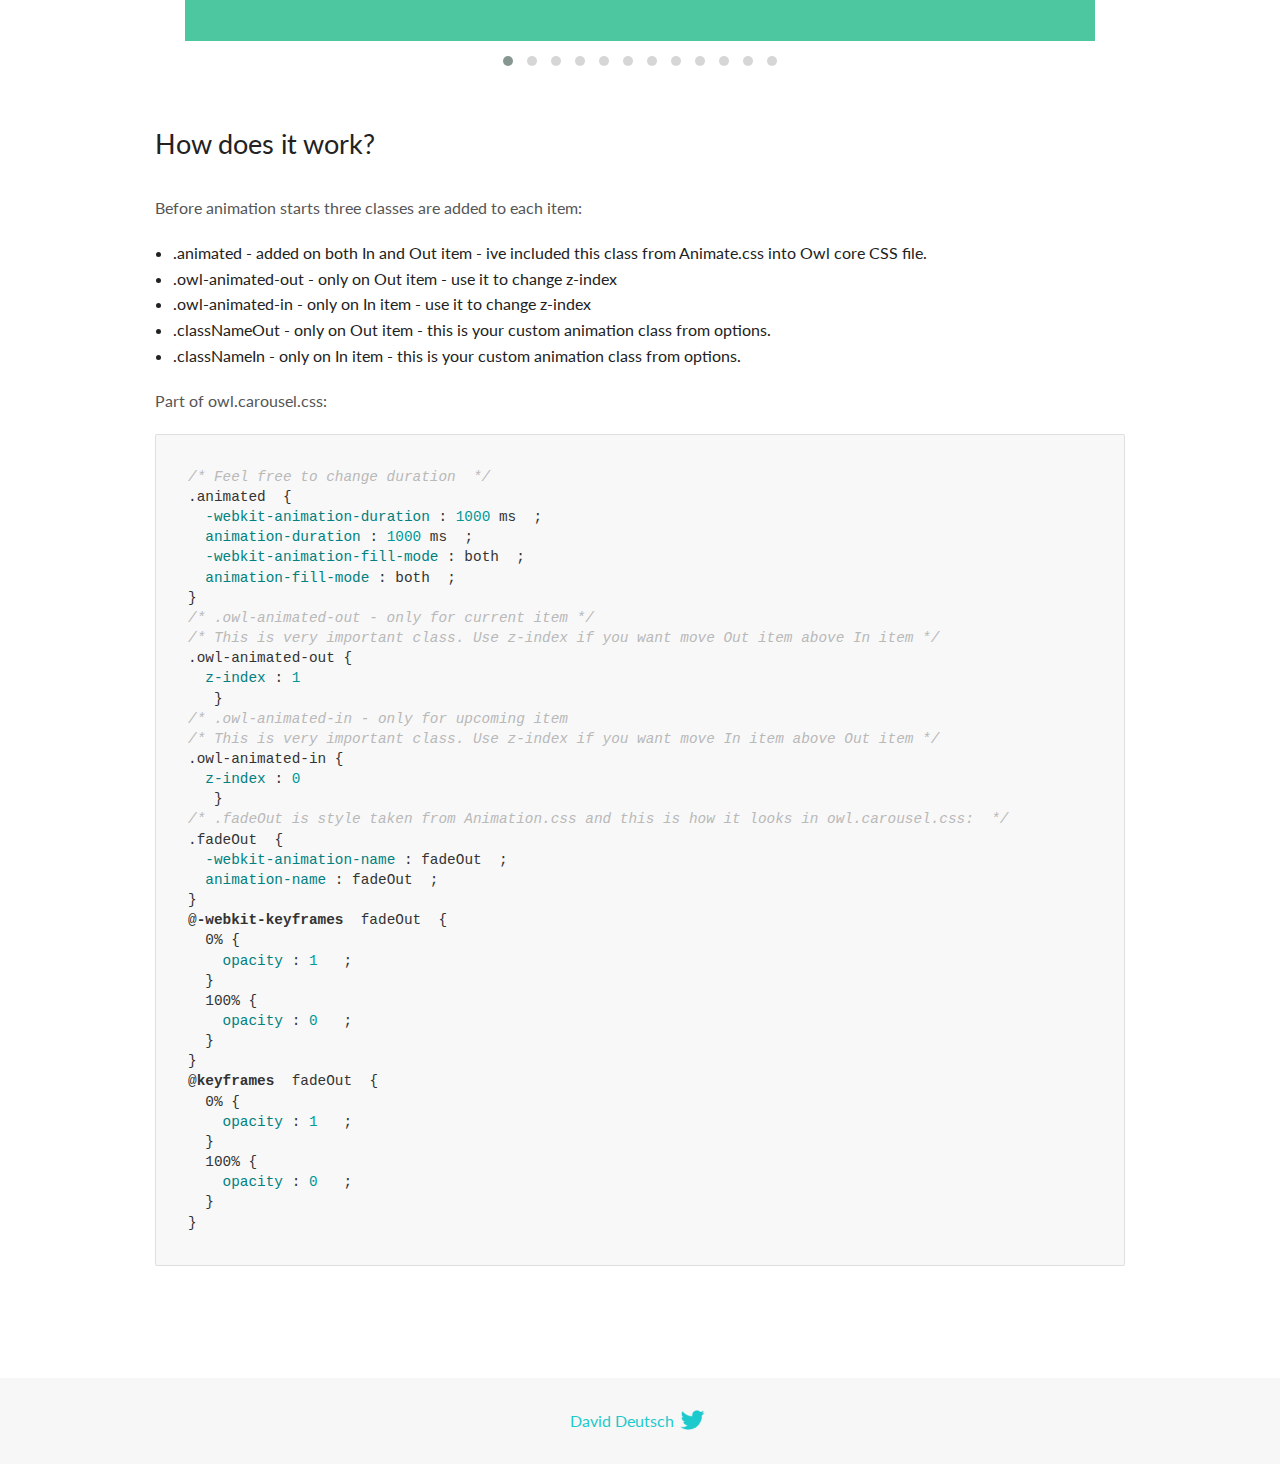
<file: CursoCompletodoDesenvolvedorWeb/Projeto-01/lib/OwlCarousel2-2.2.1/docs/demos/animate.html>
<!DOCTYPE html>
<html lang="en">
  <head>

    <!-- head -->
    <meta charset="utf-8">
    <meta name="msapplication-tap-highlight" content="no" />
    <meta name="viewport" content="width=device-width, initial-scale=1.0" />
    <meta name="description" content="Animate carousel">
    <meta name="author" content="David Deutsch">
    <title>
      Animate Demo | Owl Carousel | 2.2.1
    </title>

    <!-- Stylesheets -->
    <link href='https://fonts.googleapis.com/css?family=Lato:300,400,700,400italic,300italic' rel='stylesheet' type='text/css'>
    <link rel="stylesheet" href="../assets/css/docs.theme.min.css">

    <!-- Owl Stylesheets -->
    <link rel="stylesheet" href="../assets/owlcarousel/assets/owl.carousel.min.css">
    <link rel="stylesheet" href="../assets/owlcarousel/assets/owl.theme.default.min.css">

    <!-- HTML5 shim and Respond.js IE8 support of HTML5 elements and media queries -->

    <!--[if lt IE 9]>
      <script src="https://oss.maxcdn.com/libs/html5shiv/3.7.0/html5shiv.js"></script>
      <script src="https://oss.maxcdn.com/libs/respond.js/1.3.0/respond.min.js"></script>
    <![endif]-->

    <!-- Favicons -->
    <link rel="apple-touch-icon-precomposed" sizes="144x144" href="../assets/ico/apple-touch-icon-144-precomposed.png">
    <link rel="shortcut icon" href="../assets/ico/favicon.png">
    <link rel="shortcut icon" href="favicon.ico">

    <!-- Yeah i know js should not be in header. Its required for demos.-->

    <!-- javascript -->
    <script src="../assets/vendors/jquery.min.js"></script>
    <script src="../assets/owlcarousel/owl.carousel.js"></script>
  </head>
  <body>

    <!-- header -->
    <header class="header">
      <div class="row">
        <div class="large-12 columns">
          <div class="brand left">
            <h3>
              <a href="/OwlCarousel2/">owl.carousel.js</a> 
            </h3>
          </div>
          <a id="toggle-nav" class="right">
            <span></span> <span></span> <span></span> 
          </a> 
          <div class="nav-bar">
            <ul class="clearfix">
              <li> <a href="/OwlCarousel2/index.html">Home</a>  </li>
              <li class="active">
                <a href="/OwlCarousel2/demos/demos.html">Demos</a> 
              </li>
              <li> <a href="/OwlCarousel2/docs/started-welcome.html">Docs</a>  </li>
              <li>
                <a href="https://github.com/OwlCarousel2/OwlCarousel2/archive/2.2.1.zip">Download</a> 
                <span class="download"></span> 
              </li>
            </ul>
          </div>
        </div>
      </div>
    </header>

    <!-- title -->
    <section class="title">
      <div class="row">
        <div class="large-12 columns">
          <h1>Animate</h1>
        </div>
      </div>
    </section>

    <!--  Demos -->
    <section id="demos">
      <div class="row">
        <div class="large-12 columns">
          <div class="fadeOut owl-carousel owl-theme">
            <div class="item">
              <h4>1</h4>
            </div>
            <div class="item">
              <h4>2</h4>
            </div>
            <div class="item">
              <h4>3</h4>
            </div>
            <div class="item">
              <h4>4</h4>
            </div>
            <div class="item">
              <h4>5</h4>
            </div>
            <div class="item">
              <h4>6</h4>
            </div>
            <div class="item">
              <h4>7</h4>
            </div>
            <div class="item">
              <h4>8</h4>
            </div>
            <div class="item">
              <h4>9</h4>
            </div>
            <div class="item">
              <h4>10</h4>
            </div>
            <div class="item">
              <h4>11</h4>
            </div>
            <div class="item">
              <h4>12</h4>
            </div>
          </div>
          <h3 id="overview">Overview</h3>
          <p>To get fade out effect just set:</p>
          <pre><code>animateOut: &#39;fadeOut&#39;</code></pre>
          <blockquote>
            <p><code>fadeOut</code> value is the only built-in CSS animate style. However there are tons of additional CSS animations that you can use in Owl. Simply download
              <a href="https://daneden.github.io/animate.css/">animate.css</a>  library and you are ready to extend Owl with new fancy transitions.</p>
          </blockquote>
          <h3 id="important">Important</h3>
          <p>Animate functions work only with one item and only in browsers that support perspective property.</p>
          <h3 id="how-to-use-additional-animation-from-animate-css-library">How to use additional animation from <code>animate.css</code> library</h3>
          <ol>
            <li> <a href="https://daneden.github.io/animate.css/">Download animate.css</a>  </li>
            <li>Include animate.css into header.</li>
            <li>Set <code>animateOut</code> and <code>animateIn</code> options with the style names you picked.</li>
          </ol>
          <pre><code>$(&#39;.custom1&#39;).owlCarousel({
    animateOut: &#39;slideOutDown&#39;,
    animateIn: &#39;flipInX&#39;,
    items:1,
    margin:30,
    stagePadding:30,
    smartSpeed:450
});</code></pre>
          <p>Example with slideOutDown and flipInX</p>
          <div class="custom1 owl-carousel owl-theme">
            <div class="item">
              <h4>1</h4>
            </div>
            <div class="item">
              <h4>2</h4>
            </div>
            <div class="item">
              <h4>3</h4>
            </div>
            <div class="item">
              <h4>4</h4>
            </div>
            <div class="item">
              <h4>5</h4>
            </div>
            <div class="item">
              <h4>6</h4>
            </div>
            <div class="item">
              <h4>7</h4>
            </div>
            <div class="item">
              <h4>8</h4>
            </div>
            <div class="item">
              <h4>9</h4>
            </div>
            <div class="item">
              <h4>10</h4>
            </div>
            <div class="item">
              <h4>11</h4>
            </div>
            <div class="item">
              <h4>12</h4>
            </div>
          </div>
          <h3 id="how-does-it-work-">How does it work?</h3>
          <p>Before animation starts three classes are added to each item:</p>
          <ul>
            <li>.animated - added on both In and Out item - ive included this class from Animate.css into Owl core CSS file.</li>
            <li>.owl-animated-out - only on Out item - use it to change z-index</li>
            <li>.owl-animated-in - only on In item - use it to change z-index</li>
            <li>.classNameOut - only on Out item - this is your custom animation class from options.</li>
            <li>.classNameIn - only on In item - this is your custom animation class from options.</li>
          </ul>
          <p>Part of owl.carousel.css:</p>
          <pre><code class="language-css"><span class="comment">/* Feel free to change duration  */</span> 
<span class="class">.animated</span>  <span class="rules">{
  <span class="rule"><span class="attribute">-webkit-animation-duration</span> :<span class="value"> <span class="number">1000</span> ms</span> </span> ;
  <span class="rule"><span class="attribute">animation-duration</span> :<span class="value"> <span class="number">1000</span> ms</span> </span> ;
  <span class="rule"><span class="attribute">-webkit-animation-fill-mode</span> :<span class="value"> both</span> </span> ;
  <span class="rule"><span class="attribute">animation-fill-mode</span> :<span class="value"> both</span> </span> ;
<span class="rule">}</span> </span> 
<span class="comment">/* .owl-animated-out - only for current item */</span> 
<span class="comment">/* This is very important class. Use z-index if you want move Out item above In item */</span> 
<span class="class">.owl-animated-out</span> <span class="rules">{
  <span class="rule"><span class="attribute">z-index</span> :<span class="value"> <span class="number">1</span> 
</span> </span> </span> }
<span class="comment">/* .owl-animated-in - only for upcoming item
/* This is very important class. Use z-index if you want move In item above Out item */</span> 
<span class="class">.owl-animated-in</span> <span class="rules">{
  <span class="rule"><span class="attribute">z-index</span> :<span class="value"> <span class="number">0</span> 
</span> </span> </span> }
<span class="comment">/* .fadeOut is style taken from Animation.css and this is how it looks in owl.carousel.css:  */</span> 
<span class="class">.fadeOut</span>  <span class="rules">{
  <span class="rule"><span class="attribute">-webkit-animation-name</span> :<span class="value"> fadeOut</span> </span> ;
  <span class="rule"><span class="attribute">animation-name</span> :<span class="value"> fadeOut</span> </span> ;
<span class="rule">}</span> </span> 
<span class="at_rule">@<span class="keyword">-webkit-keyframes</span>  fadeOut </span> {
  0% <span class="rules">{
    <span class="rule"><span class="attribute">opacity</span> :<span class="value"> <span class="number">1</span> </span> </span> ;
  <span class="rule">}</span> </span> 
  100% <span class="rules">{
    <span class="rule"><span class="attribute">opacity</span> :<span class="value"> <span class="number">0</span> </span> </span> ;
  <span class="rule">}</span> </span> 
}
<span class="at_rule">@<span class="keyword">keyframes</span>  fadeOut </span> {
  0% <span class="rules">{
    <span class="rule"><span class="attribute">opacity</span> :<span class="value"> <span class="number">1</span> </span> </span> ;
  <span class="rule">}</span> </span> 
  100% <span class="rules">{
    <span class="rule"><span class="attribute">opacity</span> :<span class="value"> <span class="number">0</span> </span> </span> ;
  <span class="rule">}</span> </span> 
}</code></pre>
          <link rel="stylesheet" href="../assets/css/animate.css">
          <script>
            jQuery(document).ready(function($) {
              $('.fadeOut').owlCarousel({
                items: 1,
                animateOut: 'fadeOut',
                loop: true,
                margin: 10,
              });
              $('.custom1').owlCarousel({
                animateOut: 'slideOutDown',
                animateIn: 'flipInX',
                items: 1,
                margin: 30,
                stagePadding: 30,
                smartSpeed: 450
              });
            });
          </script>
        </div>
      </div>
    </section>

    <!-- footer -->
    <footer class="footer">
      <div class="row">
        <div class="large-12 columns">
          <h5>
            <a href="/OwlCarousel2/docs/support-contact.html">David Deutsch</a> 
            <a id="custom-tweet-button" href="https://twitter.com/share?url=https://github.com/OwlCarousel2/OwlCarousel2&text=Owl Carousel - This is so awesome! " target="_blank"></a> 
          </h5>
        </div>
      </div>
    </footer>

    <!-- vendors -->
    <script src="../assets/vendors/highlight.js"></script>
    <script src="../assets/js/app.js"></script>
  </body>
</html>
</file>
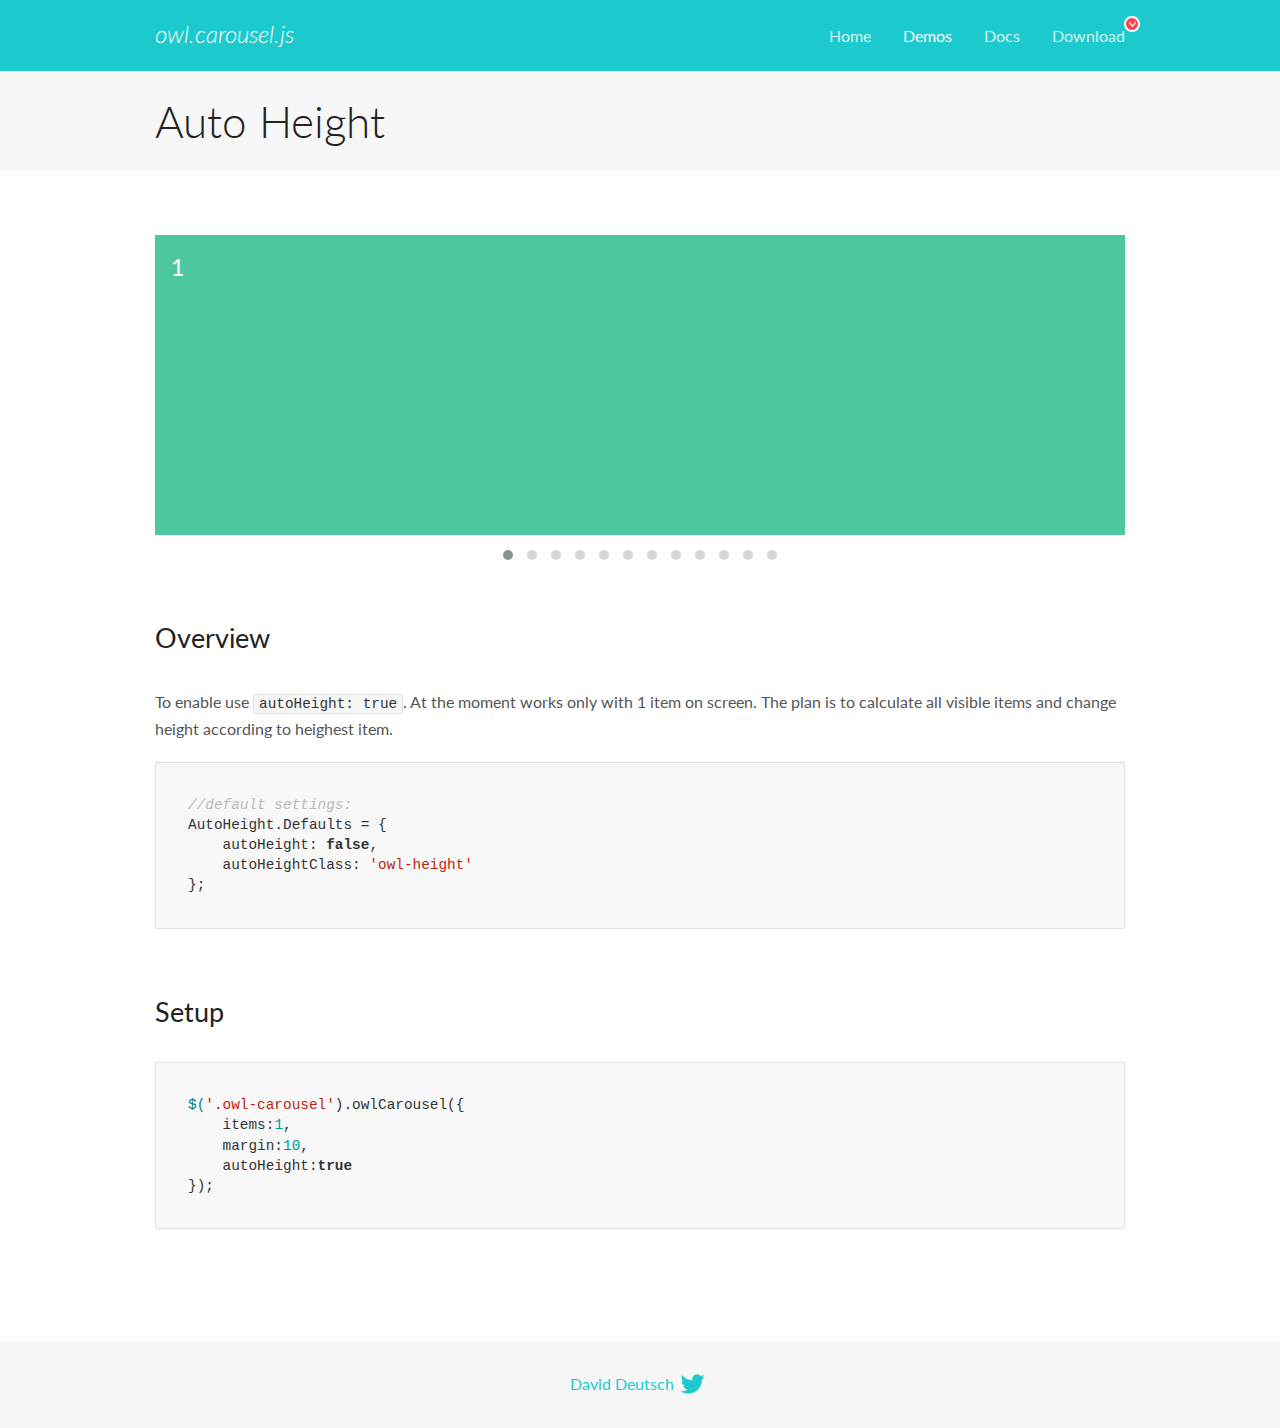
<file: CursoCompletodoDesenvolvedorWeb/Projeto-01/lib/OwlCarousel2-2.2.1/docs/demos/autoheight.html>
<!DOCTYPE html>
<html lang="en">
  <head>

    <!-- head -->
    <meta charset="utf-8">
    <meta name="msapplication-tap-highlight" content="no" />
    <meta name="viewport" content="width=device-width, initial-scale=1.0" />
    <meta name="description" content="autoHeight usage demo">
    <meta name="author" content="David Deutsch">
    <title>
      Auto Height Demo | Owl Carousel | 2.2.1
    </title>

    <!-- Stylesheets -->
    <link href='https://fonts.googleapis.com/css?family=Lato:300,400,700,400italic,300italic' rel='stylesheet' type='text/css'>
    <link rel="stylesheet" href="../assets/css/docs.theme.min.css">

    <!-- Owl Stylesheets -->
    <link rel="stylesheet" href="../assets/owlcarousel/assets/owl.carousel.min.css">
    <link rel="stylesheet" href="../assets/owlcarousel/assets/owl.theme.default.min.css">

    <!-- HTML5 shim and Respond.js IE8 support of HTML5 elements and media queries -->

    <!--[if lt IE 9]>
      <script src="https://oss.maxcdn.com/libs/html5shiv/3.7.0/html5shiv.js"></script>
      <script src="https://oss.maxcdn.com/libs/respond.js/1.3.0/respond.min.js"></script>
    <![endif]-->

    <!-- Favicons -->
    <link rel="apple-touch-icon-precomposed" sizes="144x144" href="../assets/ico/apple-touch-icon-144-precomposed.png">
    <link rel="shortcut icon" href="../assets/ico/favicon.png">
    <link rel="shortcut icon" href="favicon.ico">

    <!-- Yeah i know js should not be in header. Its required for demos.-->

    <!-- javascript -->
    <script src="../assets/vendors/jquery.min.js"></script>
    <script src="../assets/owlcarousel/owl.carousel.js"></script>
  </head>
  <body>

    <!-- header -->
    <header class="header">
      <div class="row">
        <div class="large-12 columns">
          <div class="brand left">
            <h3>
              <a href="/OwlCarousel2/">owl.carousel.js</a> 
            </h3>
          </div>
          <a id="toggle-nav" class="right">
            <span></span> <span></span> <span></span> 
          </a> 
          <div class="nav-bar">
            <ul class="clearfix">
              <li> <a href="/OwlCarousel2/index.html">Home</a>  </li>
              <li class="active">
                <a href="/OwlCarousel2/demos/demos.html">Demos</a> 
              </li>
              <li> <a href="/OwlCarousel2/docs/started-welcome.html">Docs</a>  </li>
              <li>
                <a href="https://github.com/OwlCarousel2/OwlCarousel2/archive/2.2.1.zip">Download</a> 
                <span class="download"></span> 
              </li>
            </ul>
          </div>
        </div>
      </div>
    </header>

    <!-- title -->
    <section class="title">
      <div class="row">
        <div class="large-12 columns">
          <h1>Auto Height</h1>
        </div>
      </div>
    </section>

    <!--  Demos -->
    <section id="demos">
      <div class="row">
        <div class="large-12 columns">
          <div class="owl-carousel owl-theme">
            <div class="item" style="height:300px">
              <h4>1</h4>
            </div>
            <div class="item" style="height:100px">
              <h4>2</h4>
            </div>
            <div class="item" style="height:500px">
              <h4>3</h4>
            </div>
            <div class="item" style="height:250px">
              <h4>4</h4>
            </div>
            <div class="item" style="height:400px">
              <h4>5</h4>
            </div>
            <div class="item" style="height:500px">
              <h4>6</h4>
            </div>
            <div class="item" style="height:600px">
              <h4>7</h4>
            </div>
            <div class="item" style="height:400px">
              <h4>8</h4>
            </div>
            <div class="item" style="height:300px">
              <h4>9</h4>
            </div>
            <div class="item" style="height:350px">
              <h4>10</h4>
            </div>
            <div class="item" style="height:200px">
              <h4>11</h4>
            </div>
            <div class="item" style="height:150px">
              <h4>12</h4>
            </div>
          </div>
          <h3 id="overview">Overview</h3>
          <p>To enable use <code>autoHeight: true</code>. At the moment works only with 1 item on screen. The plan is to calculate all visible items and change height according to heighest item.</p>
          <pre><code>//default settings:
AutoHeight.Defaults = {
    autoHeight: false,
    autoHeightClass: &#39;owl-height&#39;
};</code></pre>
          <h3 id="setup">Setup</h3>
          <pre><code>$(&#39;.owl-carousel&#39;).owlCarousel({
    items:1,
    margin:10,
    autoHeight:true
});</code></pre>
          <script>
            $(document).ready(function() {
              $('.owl-carousel').owlCarousel({
                items: 1,
                margin: 10,
                autoHeight: true
              });
            })
          </script>
        </div>
      </div>
    </section>

    <!-- footer -->
    <footer class="footer">
      <div class="row">
        <div class="large-12 columns">
          <h5>
            <a href="/OwlCarousel2/docs/support-contact.html">David Deutsch</a> 
            <a id="custom-tweet-button" href="https://twitter.com/share?url=https://github.com/OwlCarousel2/OwlCarousel2&text=Owl Carousel - This is so awesome! " target="_blank"></a> 
          </h5>
        </div>
      </div>
    </footer>

    <!-- vendors -->
    <script src="../assets/vendors/highlight.js"></script>
    <script src="../assets/js/app.js"></script>
  </body>
</html>
</file>
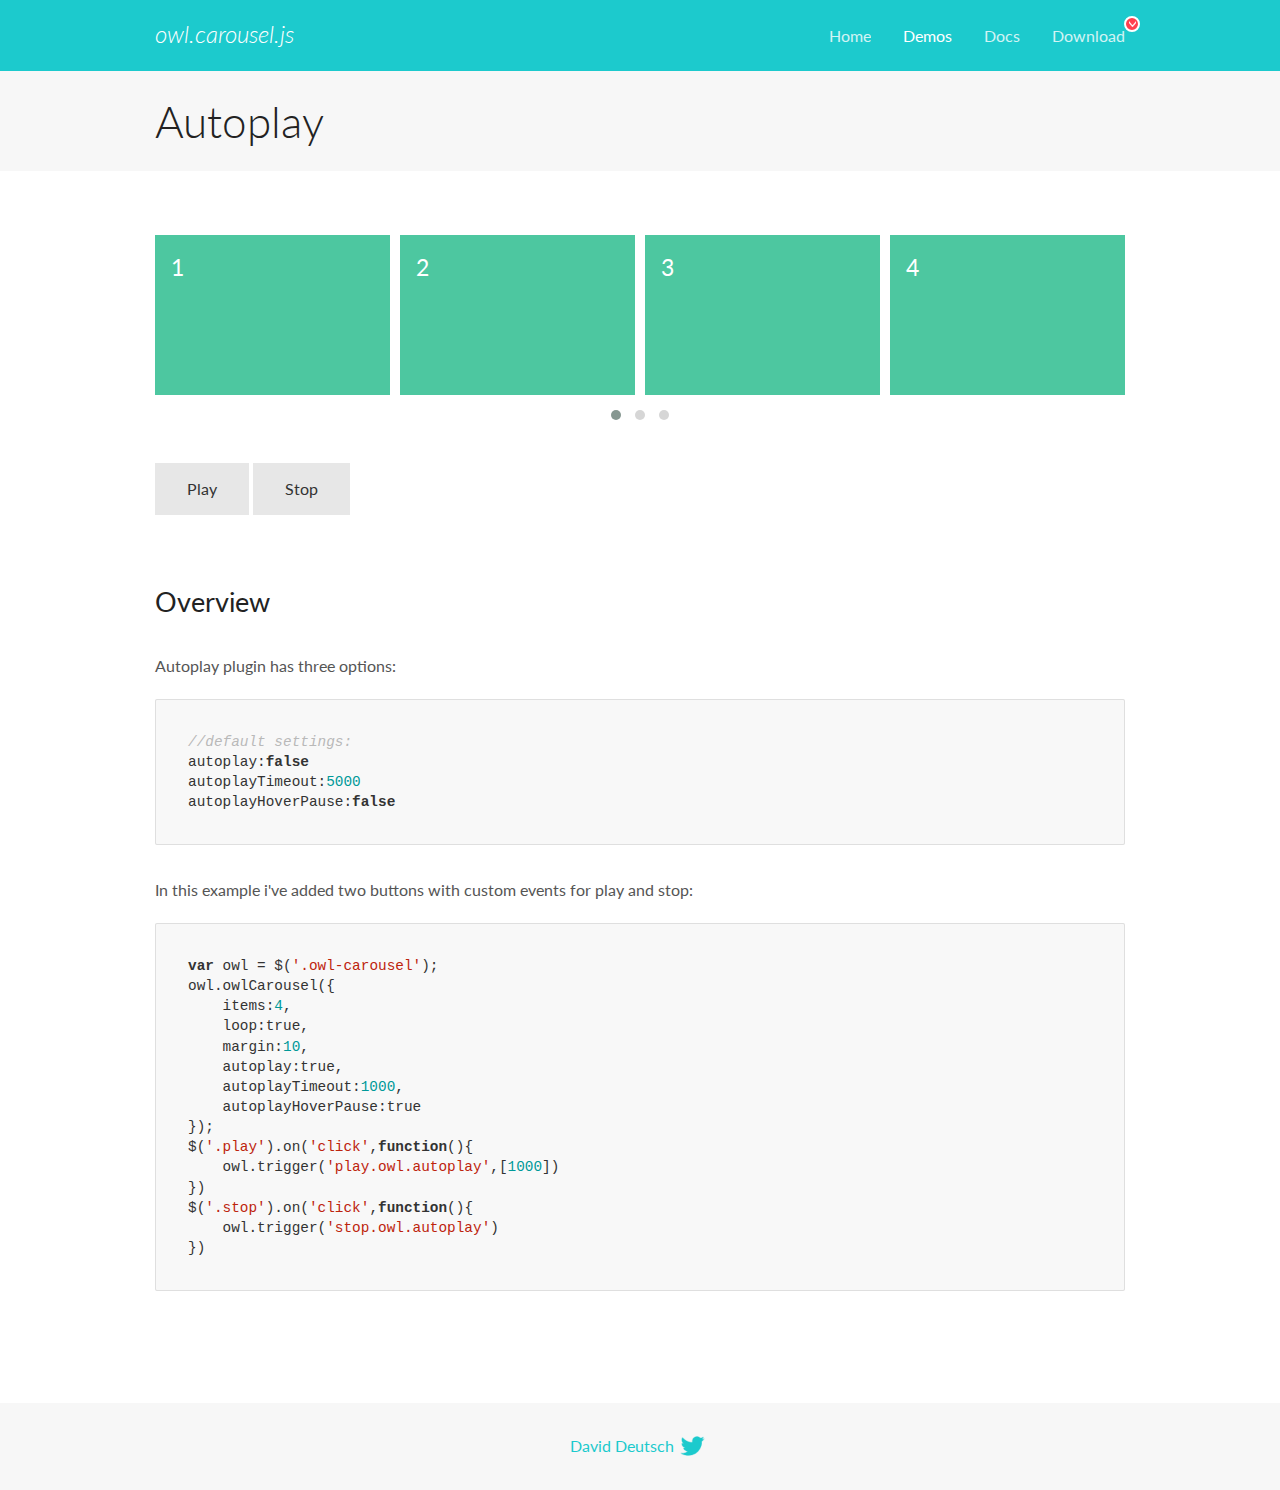
<file: CursoCompletodoDesenvolvedorWeb/Projeto-01/lib/OwlCarousel2-2.2.1/docs/demos/autoplay.html>
<!DOCTYPE html>
<html lang="en">
  <head>

    <!-- head -->
    <meta charset="utf-8">
    <meta name="msapplication-tap-highlight" content="no" />
    <meta name="viewport" content="width=device-width, initial-scale=1.0" />
    <meta name="description" content="Autoplay usage demo">
    <meta name="author" content="David Deutsch">
    <title>
      Autoplay Demo | Owl Carousel | 2.2.1
    </title>

    <!-- Stylesheets -->
    <link href='https://fonts.googleapis.com/css?family=Lato:300,400,700,400italic,300italic' rel='stylesheet' type='text/css'>
    <link rel="stylesheet" href="../assets/css/docs.theme.min.css">

    <!-- Owl Stylesheets -->
    <link rel="stylesheet" href="../assets/owlcarousel/assets/owl.carousel.min.css">
    <link rel="stylesheet" href="../assets/owlcarousel/assets/owl.theme.default.min.css">

    <!-- HTML5 shim and Respond.js IE8 support of HTML5 elements and media queries -->

    <!--[if lt IE 9]>
      <script src="https://oss.maxcdn.com/libs/html5shiv/3.7.0/html5shiv.js"></script>
      <script src="https://oss.maxcdn.com/libs/respond.js/1.3.0/respond.min.js"></script>
    <![endif]-->

    <!-- Favicons -->
    <link rel="apple-touch-icon-precomposed" sizes="144x144" href="../assets/ico/apple-touch-icon-144-precomposed.png">
    <link rel="shortcut icon" href="../assets/ico/favicon.png">
    <link rel="shortcut icon" href="favicon.ico">

    <!-- Yeah i know js should not be in header. Its required for demos.-->

    <!-- javascript -->
    <script src="../assets/vendors/jquery.min.js"></script>
    <script src="../assets/owlcarousel/owl.carousel.js"></script>
  </head>
  <body>

    <!-- header -->
    <header class="header">
      <div class="row">
        <div class="large-12 columns">
          <div class="brand left">
            <h3>
              <a href="/OwlCarousel2/">owl.carousel.js</a> 
            </h3>
          </div>
          <a id="toggle-nav" class="right">
            <span></span> <span></span> <span></span> 
          </a> 
          <div class="nav-bar">
            <ul class="clearfix">
              <li> <a href="/OwlCarousel2/index.html">Home</a>  </li>
              <li class="active">
                <a href="/OwlCarousel2/demos/demos.html">Demos</a> 
              </li>
              <li> <a href="/OwlCarousel2/docs/started-welcome.html">Docs</a>  </li>
              <li>
                <a href="https://github.com/OwlCarousel2/OwlCarousel2/archive/2.2.1.zip">Download</a> 
                <span class="download"></span> 
              </li>
            </ul>
          </div>
        </div>
      </div>
    </header>

    <!-- title -->
    <section class="title">
      <div class="row">
        <div class="large-12 columns">
          <h1>Autoplay</h1>
        </div>
      </div>
    </section>

    <!--  Demos -->
    <section id="demos">
      <div class="row">
        <div class="large-12 columns">
          <div class="owl-carousel owl-theme">
            <div class="item">
              <h4>1</h4>
            </div>
            <div class="item">
              <h4>2</h4>
            </div>
            <div class="item">
              <h4>3</h4>
            </div>
            <div class="item">
              <h4>4</h4>
            </div>
            <div class="item">
              <h4>5</h4>
            </div>
            <div class="item">
              <h4>6</h4>
            </div>
            <div class="item">
              <h4>7</h4>
            </div>
            <div class="item">
              <h4>8</h4>
            </div>
            <div class="item">
              <h4>9</h4>
            </div>
            <div class="item">
              <h4>10</h4>
            </div>
            <div class="item">
              <h4>11</h4>
            </div>
            <div class="item">
              <h4>12</h4>
            </div>
          </div>
          <a class="button secondary play">Play</a> 
          <a class="button secondary stop">Stop</a> 
          <h3 id="overview">Overview</h3>
          <p>Autoplay plugin has three options:</p>
          <pre><code>//default settings:
autoplay:false
autoplayTimeout:5000
autoplayHoverPause:false</code></pre>
          <p>In this example i&#39;ve added two buttons with custom events for play and stop:</p>
          <pre><code>var owl = $(&#39;.owl-carousel&#39;);
owl.owlCarousel({
    items:4,
    loop:true,
    margin:10,
    autoplay:true,
    autoplayTimeout:1000,
    autoplayHoverPause:true
});
$(&#39;.play&#39;).on(&#39;click&#39;,function(){
    owl.trigger(&#39;play.owl.autoplay&#39;,[1000])
})
$(&#39;.stop&#39;).on(&#39;click&#39;,function(){
    owl.trigger(&#39;stop.owl.autoplay&#39;)
})</code></pre>
          <script>
            $(document).ready(function() {
              var owl = $('.owl-carousel');
              owl.owlCarousel({
                items: 4,
                loop: true,
                margin: 10,
                autoplay: true,
                autoplayTimeout: 1000,
                autoplayHoverPause: true
              });
              $('.play').on('click', function() {
                owl.trigger('play.owl.autoplay', [1000])
              })
              $('.stop').on('click', function() {
                owl.trigger('stop.owl.autoplay')
              })
            })
          </script>
        </div>
      </div>
    </section>

    <!-- footer -->
    <footer class="footer">
      <div class="row">
        <div class="large-12 columns">
          <h5>
            <a href="/OwlCarousel2/docs/support-contact.html">David Deutsch</a> 
            <a id="custom-tweet-button" href="https://twitter.com/share?url=https://github.com/OwlCarousel2/OwlCarousel2&text=Owl Carousel - This is so awesome! " target="_blank"></a> 
          </h5>
        </div>
      </div>
    </footer>

    <!-- vendors -->
    <script src="../assets/vendors/highlight.js"></script>
    <script src="../assets/js/app.js"></script>
  </body>
</html>
</file>
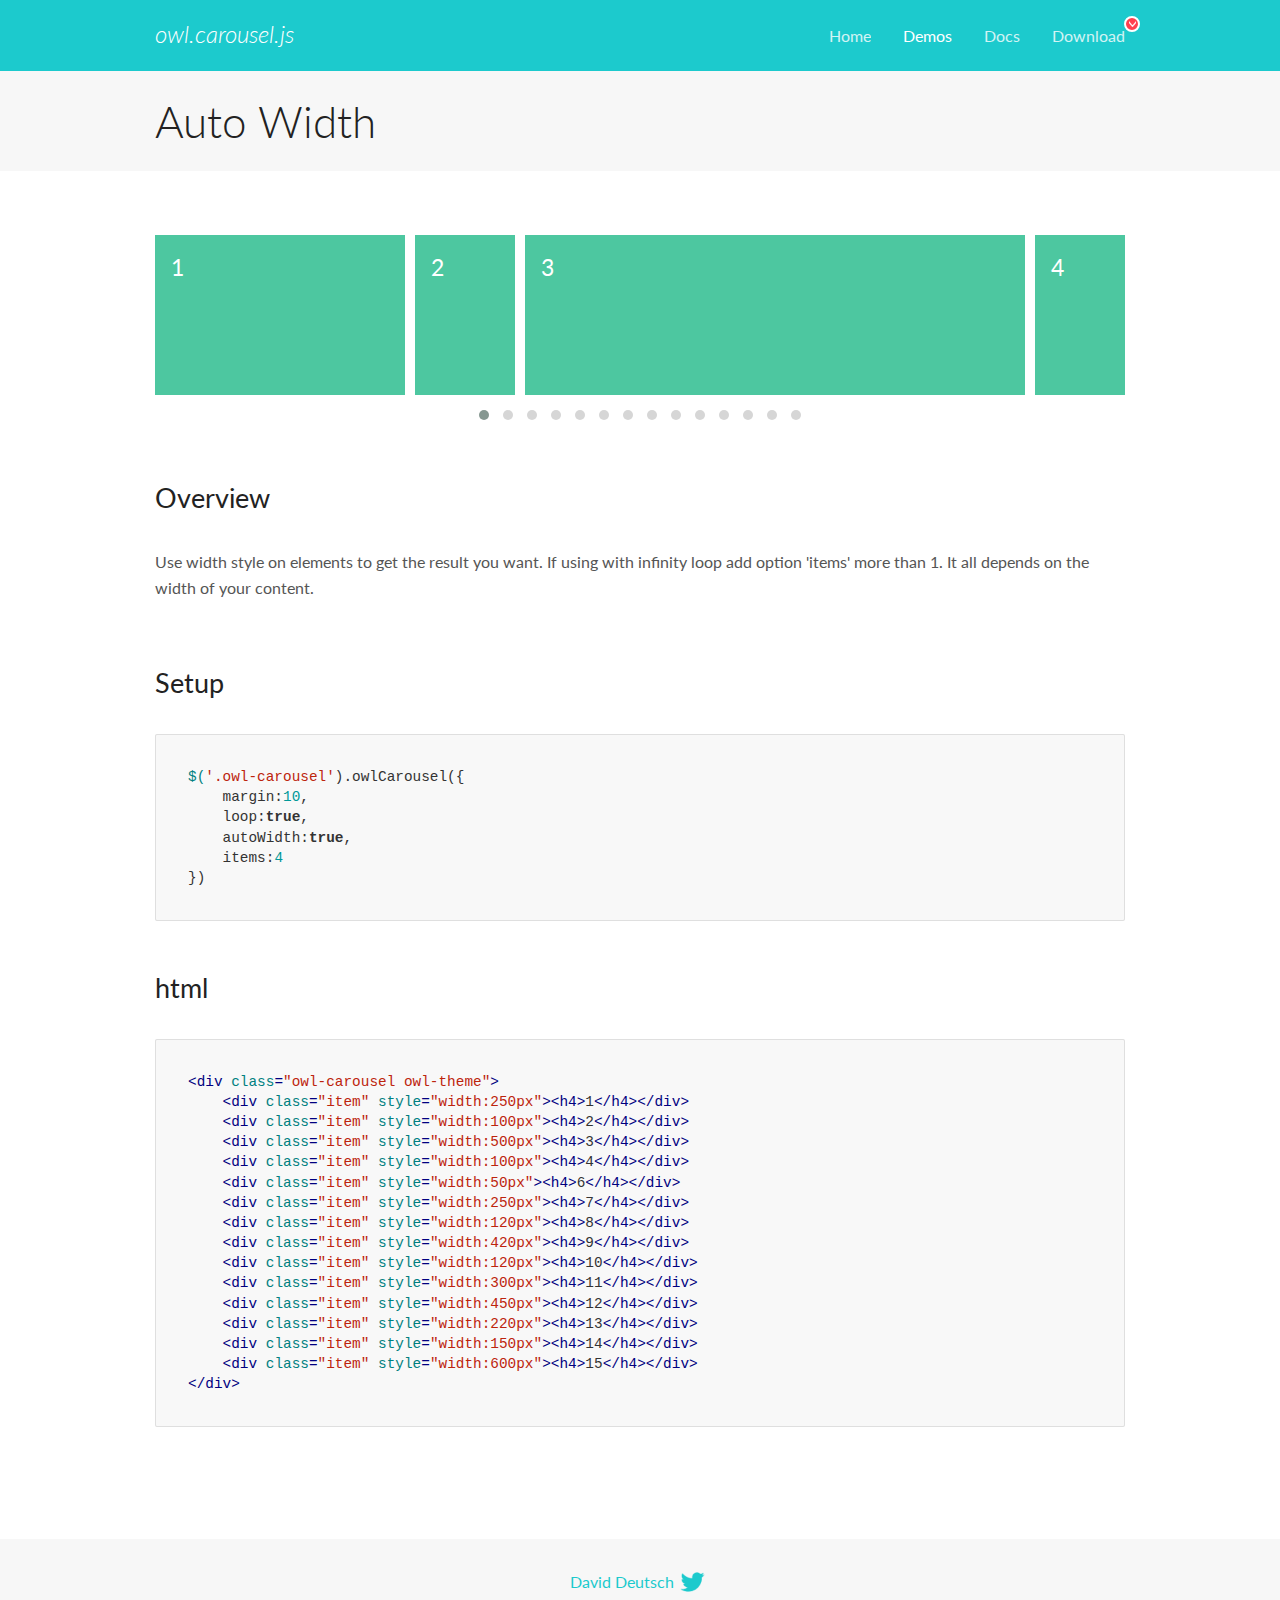
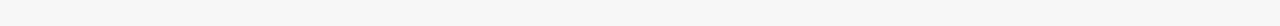
<file: CursoCompletodoDesenvolvedorWeb/Projeto-01/lib/OwlCarousel2-2.2.1/docs/demos/autowidth.html>
<!DOCTYPE html>
<html lang="en">
  <head>

    <!-- head -->
    <meta charset="utf-8">
    <meta name="msapplication-tap-highlight" content="no" />
    <meta name="viewport" content="width=device-width, initial-scale=1.0" />
    <meta name="description" content="Auto Width">
    <meta name="author" content="David Deutsch">
    <title>
      Auto Width Demo | Owl Carousel | 2.2.1
    </title>

    <!-- Stylesheets -->
    <link href='https://fonts.googleapis.com/css?family=Lato:300,400,700,400italic,300italic' rel='stylesheet' type='text/css'>
    <link rel="stylesheet" href="../assets/css/docs.theme.min.css">

    <!-- Owl Stylesheets -->
    <link rel="stylesheet" href="../assets/owlcarousel/assets/owl.carousel.min.css">
    <link rel="stylesheet" href="../assets/owlcarousel/assets/owl.theme.default.min.css">

    <!-- HTML5 shim and Respond.js IE8 support of HTML5 elements and media queries -->

    <!--[if lt IE 9]>
      <script src="https://oss.maxcdn.com/libs/html5shiv/3.7.0/html5shiv.js"></script>
      <script src="https://oss.maxcdn.com/libs/respond.js/1.3.0/respond.min.js"></script>
    <![endif]-->

    <!-- Favicons -->
    <link rel="apple-touch-icon-precomposed" sizes="144x144" href="../assets/ico/apple-touch-icon-144-precomposed.png">
    <link rel="shortcut icon" href="../assets/ico/favicon.png">
    <link rel="shortcut icon" href="favicon.ico">

    <!-- Yeah i know js should not be in header. Its required for demos.-->

    <!-- javascript -->
    <script src="../assets/vendors/jquery.min.js"></script>
    <script src="../assets/owlcarousel/owl.carousel.js"></script>
  </head>
  <body>

    <!-- header -->
    <header class="header">
      <div class="row">
        <div class="large-12 columns">
          <div class="brand left">
            <h3>
              <a href="/OwlCarousel2/">owl.carousel.js</a> 
            </h3>
          </div>
          <a id="toggle-nav" class="right">
            <span></span> <span></span> <span></span> 
          </a> 
          <div class="nav-bar">
            <ul class="clearfix">
              <li> <a href="/OwlCarousel2/index.html">Home</a>  </li>
              <li class="active">
                <a href="/OwlCarousel2/demos/demos.html">Demos</a> 
              </li>
              <li> <a href="/OwlCarousel2/docs/started-welcome.html">Docs</a>  </li>
              <li>
                <a href="https://github.com/OwlCarousel2/OwlCarousel2/archive/2.2.1.zip">Download</a> 
                <span class="download"></span> 
              </li>
            </ul>
          </div>
        </div>
      </div>
    </header>

    <!-- title -->
    <section class="title">
      <div class="row">
        <div class="large-12 columns">
          <h1>Auto Width</h1>
        </div>
      </div>
    </section>

    <!--  Demos -->
    <section id="demos">
      <div class="row">
        <div class="large-12 columns">
          <div class="owl-carousel owl-theme">
            <div class="item" style="width:250px">
              <h4>1</h4>
            </div>
            <div class="item" style="width:100px">
              <h4>2</h4>
            </div>
            <div class="item" style="width:500px">
              <h4>3</h4>
            </div>
            <div class="item" style="width:100px">
              <h4>4</h4>
            </div>
            <div class="item" style="width:50px">
              <h4>6</h4>
            </div>
            <div class="item" style="width:250px">
              <h4>7</h4>
            </div>
            <div class="item" style="width:120px">
              <h4>8</h4>
            </div>
            <div class="item" style="width:420px">
              <h4>9</h4>
            </div>
            <div class="item" style="width:120px">
              <h4>10</h4>
            </div>
            <div class="item" style="width:300px">
              <h4>11</h4>
            </div>
            <div class="item" style="width:450px">
              <h4>12</h4>
            </div>
            <div class="item" style="width:220px">
              <h4>13</h4>
            </div>
            <div class="item" style="width:150px">
              <h4>14</h4>
            </div>
            <div class="item" style="width:600px">
              <h4>15</h4>
            </div>
          </div>
          <h3 id="overview">Overview</h3>
          <p>Use width style on elements to get the result you want. If using with infinity loop add option &#39;items&#39; more than 1. It all depends on the width of your content.</p>
          <h3 id="setup">Setup</h3>
          <pre><code>$(&#39;.owl-carousel&#39;).owlCarousel({
    margin:10,
    loop:true,
    autoWidth:true,
    items:4
})</code></pre>
          <h3 id="html">html</h3>
          <pre><code>&lt;div class=&quot;owl-carousel owl-theme&quot;&gt;
    &lt;div class=&quot;item&quot; style=&quot;width:250px&quot;&gt;&lt;h4&gt;1&lt;/h4&gt;&lt;/div&gt;
    &lt;div class=&quot;item&quot; style=&quot;width:100px&quot;&gt;&lt;h4&gt;2&lt;/h4&gt;&lt;/div&gt;
    &lt;div class=&quot;item&quot; style=&quot;width:500px&quot;&gt;&lt;h4&gt;3&lt;/h4&gt;&lt;/div&gt;
    &lt;div class=&quot;item&quot; style=&quot;width:100px&quot;&gt;&lt;h4&gt;4&lt;/h4&gt;&lt;/div&gt;
    &lt;div class=&quot;item&quot; style=&quot;width:50px&quot;&gt;&lt;h4&gt;6&lt;/h4&gt;&lt;/div&gt;
    &lt;div class=&quot;item&quot; style=&quot;width:250px&quot;&gt;&lt;h4&gt;7&lt;/h4&gt;&lt;/div&gt;
    &lt;div class=&quot;item&quot; style=&quot;width:120px&quot;&gt;&lt;h4&gt;8&lt;/h4&gt;&lt;/div&gt;
    &lt;div class=&quot;item&quot; style=&quot;width:420px&quot;&gt;&lt;h4&gt;9&lt;/h4&gt;&lt;/div&gt;
    &lt;div class=&quot;item&quot; style=&quot;width:120px&quot;&gt;&lt;h4&gt;10&lt;/h4&gt;&lt;/div&gt;
    &lt;div class=&quot;item&quot; style=&quot;width:300px&quot;&gt;&lt;h4&gt;11&lt;/h4&gt;&lt;/div&gt;
    &lt;div class=&quot;item&quot; style=&quot;width:450px&quot;&gt;&lt;h4&gt;12&lt;/h4&gt;&lt;/div&gt;
    &lt;div class=&quot;item&quot; style=&quot;width:220px&quot;&gt;&lt;h4&gt;13&lt;/h4&gt;&lt;/div&gt;
    &lt;div class=&quot;item&quot; style=&quot;width:150px&quot;&gt;&lt;h4&gt;14&lt;/h4&gt;&lt;/div&gt;
    &lt;div class=&quot;item&quot; style=&quot;width:600px&quot;&gt;&lt;h4&gt;15&lt;/h4&gt;&lt;/div&gt;
&lt;/div&gt;</code></pre>
          <script>
            $(document).ready(function() {
              $('.owl-carousel').owlCarousel({
                margin: 10,
                loop: true,
                autoWidth: true,
                items: 4
              })
            })
          </script>
        </div>
      </div>
    </section>

    <!-- footer -->
    <footer class="footer">
      <div class="row">
        <div class="large-12 columns">
          <h5>
            <a href="/OwlCarousel2/docs/support-contact.html">David Deutsch</a> 
            <a id="custom-tweet-button" href="https://twitter.com/share?url=https://github.com/OwlCarousel2/OwlCarousel2&text=Owl Carousel - This is so awesome! " target="_blank"></a> 
          </h5>
        </div>
      </div>
    </footer>

    <!-- vendors -->
    <script src="../assets/vendors/highlight.js"></script>
    <script src="../assets/js/app.js"></script>
  </body>
</html>
</file>
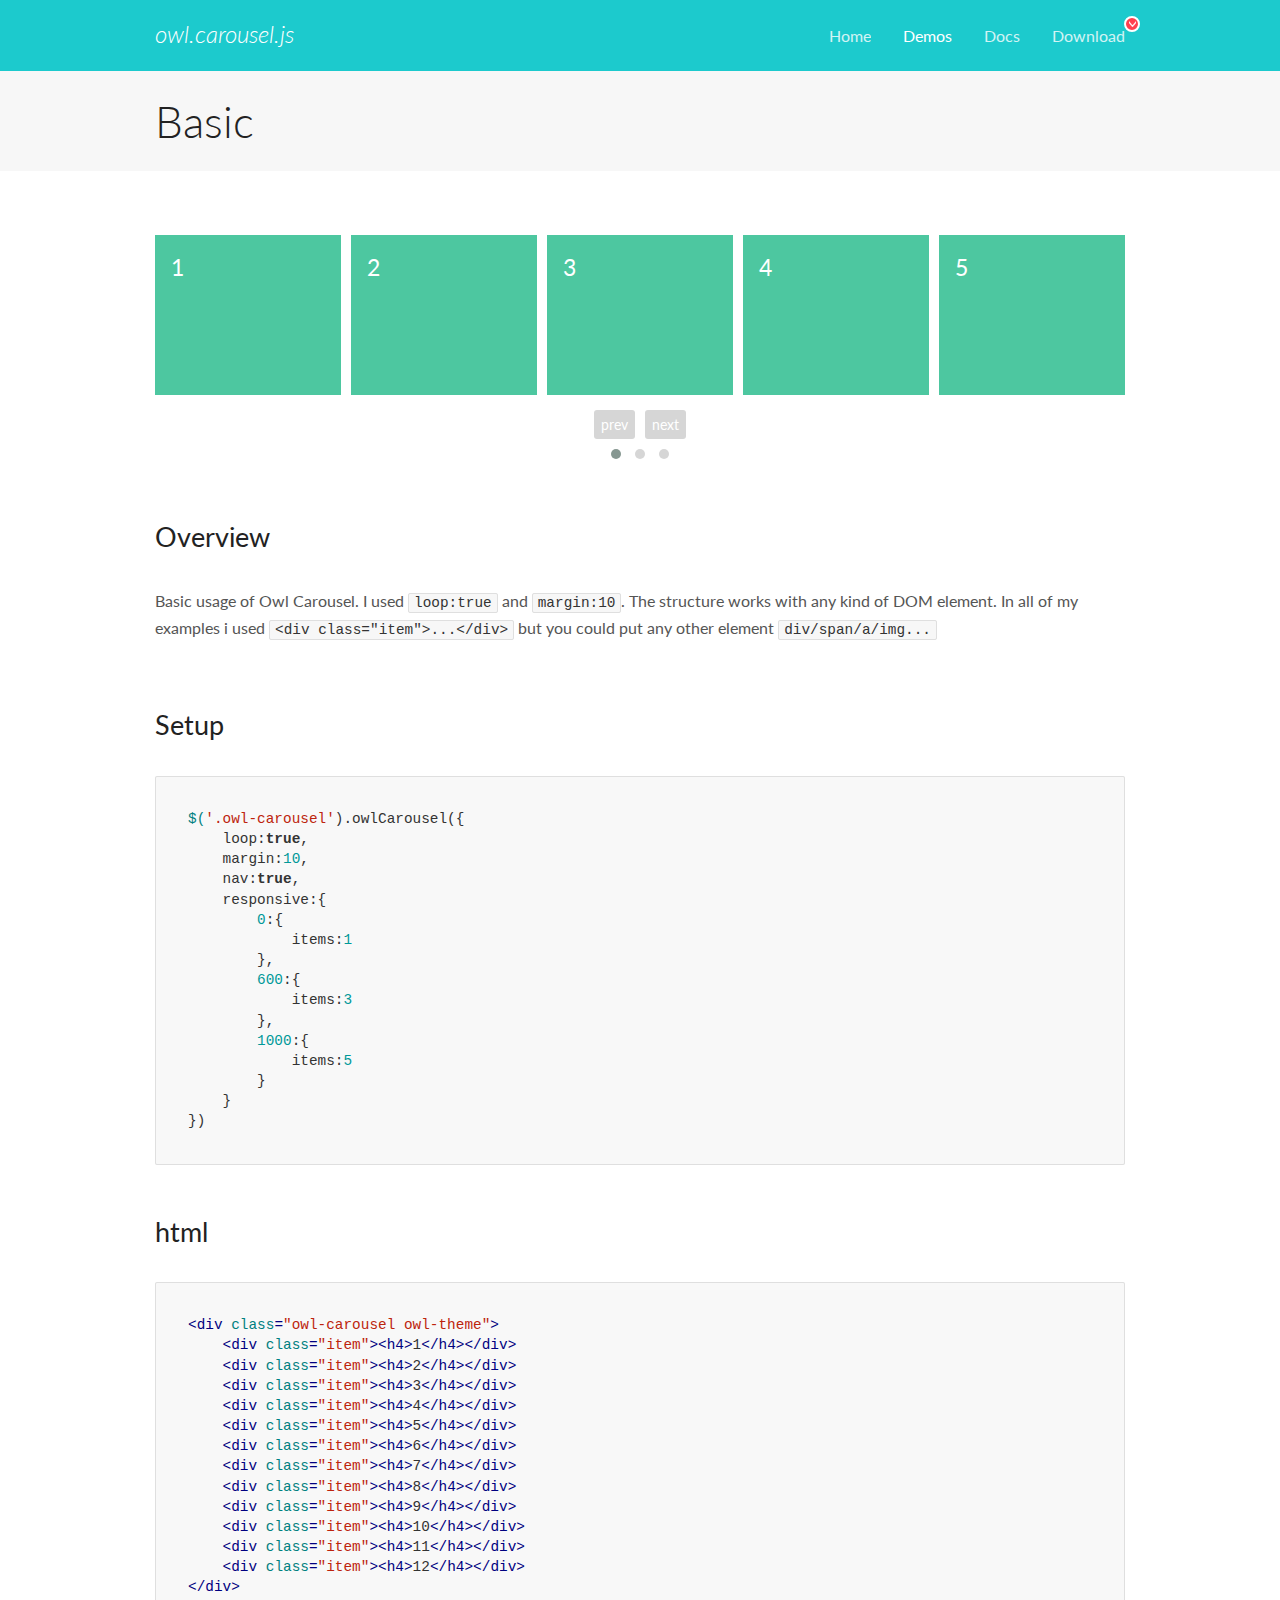
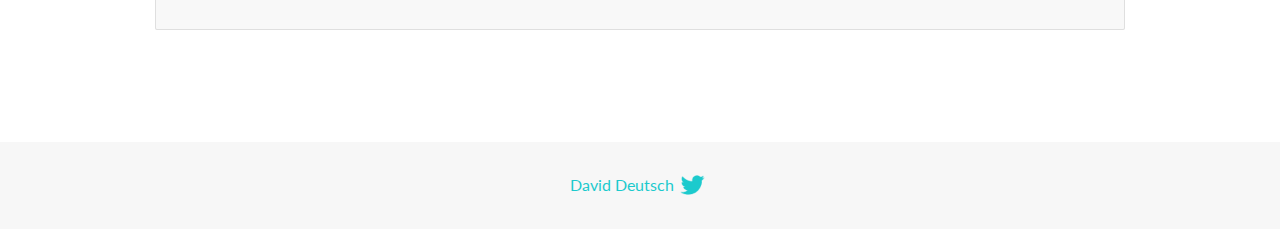
<file: CursoCompletodoDesenvolvedorWeb/Projeto-01/lib/OwlCarousel2-2.2.1/docs/demos/basic.html>
<!DOCTYPE html>
<html lang="en">
  <head>

    <!-- head -->
    <meta charset="utf-8">
    <meta name="msapplication-tap-highlight" content="no" />
    <meta name="viewport" content="width=device-width, initial-scale=1.0" />
    <meta name="description" content="Basic usage demo">
    <meta name="author" content="David Deutsch">
    <title>
      Basic Demo | Owl Carousel | 2.2.1
    </title>

    <!-- Stylesheets -->
    <link href='https://fonts.googleapis.com/css?family=Lato:300,400,700,400italic,300italic' rel='stylesheet' type='text/css'>
    <link rel="stylesheet" href="../assets/css/docs.theme.min.css">

    <!-- Owl Stylesheets -->
    <link rel="stylesheet" href="../assets/owlcarousel/assets/owl.carousel.min.css">
    <link rel="stylesheet" href="../assets/owlcarousel/assets/owl.theme.default.min.css">

    <!-- HTML5 shim and Respond.js IE8 support of HTML5 elements and media queries -->

    <!--[if lt IE 9]>
      <script src="https://oss.maxcdn.com/libs/html5shiv/3.7.0/html5shiv.js"></script>
      <script src="https://oss.maxcdn.com/libs/respond.js/1.3.0/respond.min.js"></script>
    <![endif]-->

    <!-- Favicons -->
    <link rel="apple-touch-icon-precomposed" sizes="144x144" href="../assets/ico/apple-touch-icon-144-precomposed.png">
    <link rel="shortcut icon" href="../assets/ico/favicon.png">
    <link rel="shortcut icon" href="favicon.ico">

    <!-- Yeah i know js should not be in header. Its required for demos.-->

    <!-- javascript -->
    <script src="../assets/vendors/jquery.min.js"></script>
    <script src="../assets/owlcarousel/owl.carousel.js"></script>
  </head>
  <body>

    <!-- header -->
    <header class="header">
      <div class="row">
        <div class="large-12 columns">
          <div class="brand left">
            <h3>
              <a href="/OwlCarousel2/">owl.carousel.js</a> 
            </h3>
          </div>
          <a id="toggle-nav" class="right">
            <span></span> <span></span> <span></span> 
          </a> 
          <div class="nav-bar">
            <ul class="clearfix">
              <li> <a href="/OwlCarousel2/index.html">Home</a>  </li>
              <li class="active">
                <a href="/OwlCarousel2/demos/demos.html">Demos</a> 
              </li>
              <li> <a href="/OwlCarousel2/docs/started-welcome.html">Docs</a>  </li>
              <li>
                <a href="https://github.com/OwlCarousel2/OwlCarousel2/archive/2.2.1.zip">Download</a> 
                <span class="download"></span> 
              </li>
            </ul>
          </div>
        </div>
      </div>
    </header>

    <!-- title -->
    <section class="title">
      <div class="row">
        <div class="large-12 columns">
          <h1>Basic</h1>
        </div>
      </div>
    </section>

    <!--  Demos -->
    <section id="demos">
      <div class="row">
        <div class="large-12 columns">
          <div class="owl-carousel owl-theme">
            <div class="item">
              <h4>1</h4>
            </div>
            <div class="item">
              <h4>2</h4>
            </div>
            <div class="item">
              <h4>3</h4>
            </div>
            <div class="item">
              <h4>4</h4>
            </div>
            <div class="item">
              <h4>5</h4>
            </div>
            <div class="item">
              <h4>6</h4>
            </div>
            <div class="item">
              <h4>7</h4>
            </div>
            <div class="item">
              <h4>8</h4>
            </div>
            <div class="item">
              <h4>9</h4>
            </div>
            <div class="item">
              <h4>10</h4>
            </div>
            <div class="item">
              <h4>11</h4>
            </div>
            <div class="item">
              <h4>12</h4>
            </div>
          </div>
          <h3 id="overview">Overview</h3>
          <p>Basic usage of Owl Carousel. I used <code>loop:true</code> and <code>margin:10</code>. The structure works with any kind of DOM element. In all of my examples i used <code>&lt;div class=&quot;item&quot;&gt;...&lt;/div&gt;</code> but you could
            put any other element <code>div/span/a/img...</code></p>
          <h3 id="setup">Setup</h3>
          <pre><code>$(&#39;.owl-carousel&#39;).owlCarousel({
    loop:true,
    margin:10,
    nav:true,
    responsive:{
        0:{
            items:1
        },
        600:{
            items:3
        },
        1000:{
            items:5
        }
    }
})</code></pre>
          <h3 id="html">html</h3>
          <pre><code>&lt;div class=&quot;owl-carousel owl-theme&quot;&gt;
    &lt;div class=&quot;item&quot;&gt;&lt;h4&gt;1&lt;/h4&gt;&lt;/div&gt;
    &lt;div class=&quot;item&quot;&gt;&lt;h4&gt;2&lt;/h4&gt;&lt;/div&gt;
    &lt;div class=&quot;item&quot;&gt;&lt;h4&gt;3&lt;/h4&gt;&lt;/div&gt;
    &lt;div class=&quot;item&quot;&gt;&lt;h4&gt;4&lt;/h4&gt;&lt;/div&gt;
    &lt;div class=&quot;item&quot;&gt;&lt;h4&gt;5&lt;/h4&gt;&lt;/div&gt;
    &lt;div class=&quot;item&quot;&gt;&lt;h4&gt;6&lt;/h4&gt;&lt;/div&gt;
    &lt;div class=&quot;item&quot;&gt;&lt;h4&gt;7&lt;/h4&gt;&lt;/div&gt;
    &lt;div class=&quot;item&quot;&gt;&lt;h4&gt;8&lt;/h4&gt;&lt;/div&gt;
    &lt;div class=&quot;item&quot;&gt;&lt;h4&gt;9&lt;/h4&gt;&lt;/div&gt;
    &lt;div class=&quot;item&quot;&gt;&lt;h4&gt;10&lt;/h4&gt;&lt;/div&gt;
    &lt;div class=&quot;item&quot;&gt;&lt;h4&gt;11&lt;/h4&gt;&lt;/div&gt;
    &lt;div class=&quot;item&quot;&gt;&lt;h4&gt;12&lt;/h4&gt;&lt;/div&gt;
&lt;/div&gt;</code></pre>
          <script>
            $(document).ready(function() {
              var owl = $('.owl-carousel');
              owl.owlCarousel({
                margin: 10,
                nav: true,
                loop: true,
                responsive: {
                  0: {
                    items: 1
                  },
                  600: {
                    items: 3
                  },
                  1000: {
                    items: 5
                  }
                }
              })
            })
          </script>
        </div>
      </div>
    </section>

    <!-- footer -->
    <footer class="footer">
      <div class="row">
        <div class="large-12 columns">
          <h5>
            <a href="/OwlCarousel2/docs/support-contact.html">David Deutsch</a> 
            <a id="custom-tweet-button" href="https://twitter.com/share?url=https://github.com/OwlCarousel2/OwlCarousel2&text=Owl Carousel - This is so awesome! " target="_blank"></a> 
          </h5>
        </div>
      </div>
    </footer>

    <!-- vendors -->
    <script src="../assets/vendors/highlight.js"></script>
    <script src="../assets/js/app.js"></script>
  </body>
</html>
</file>
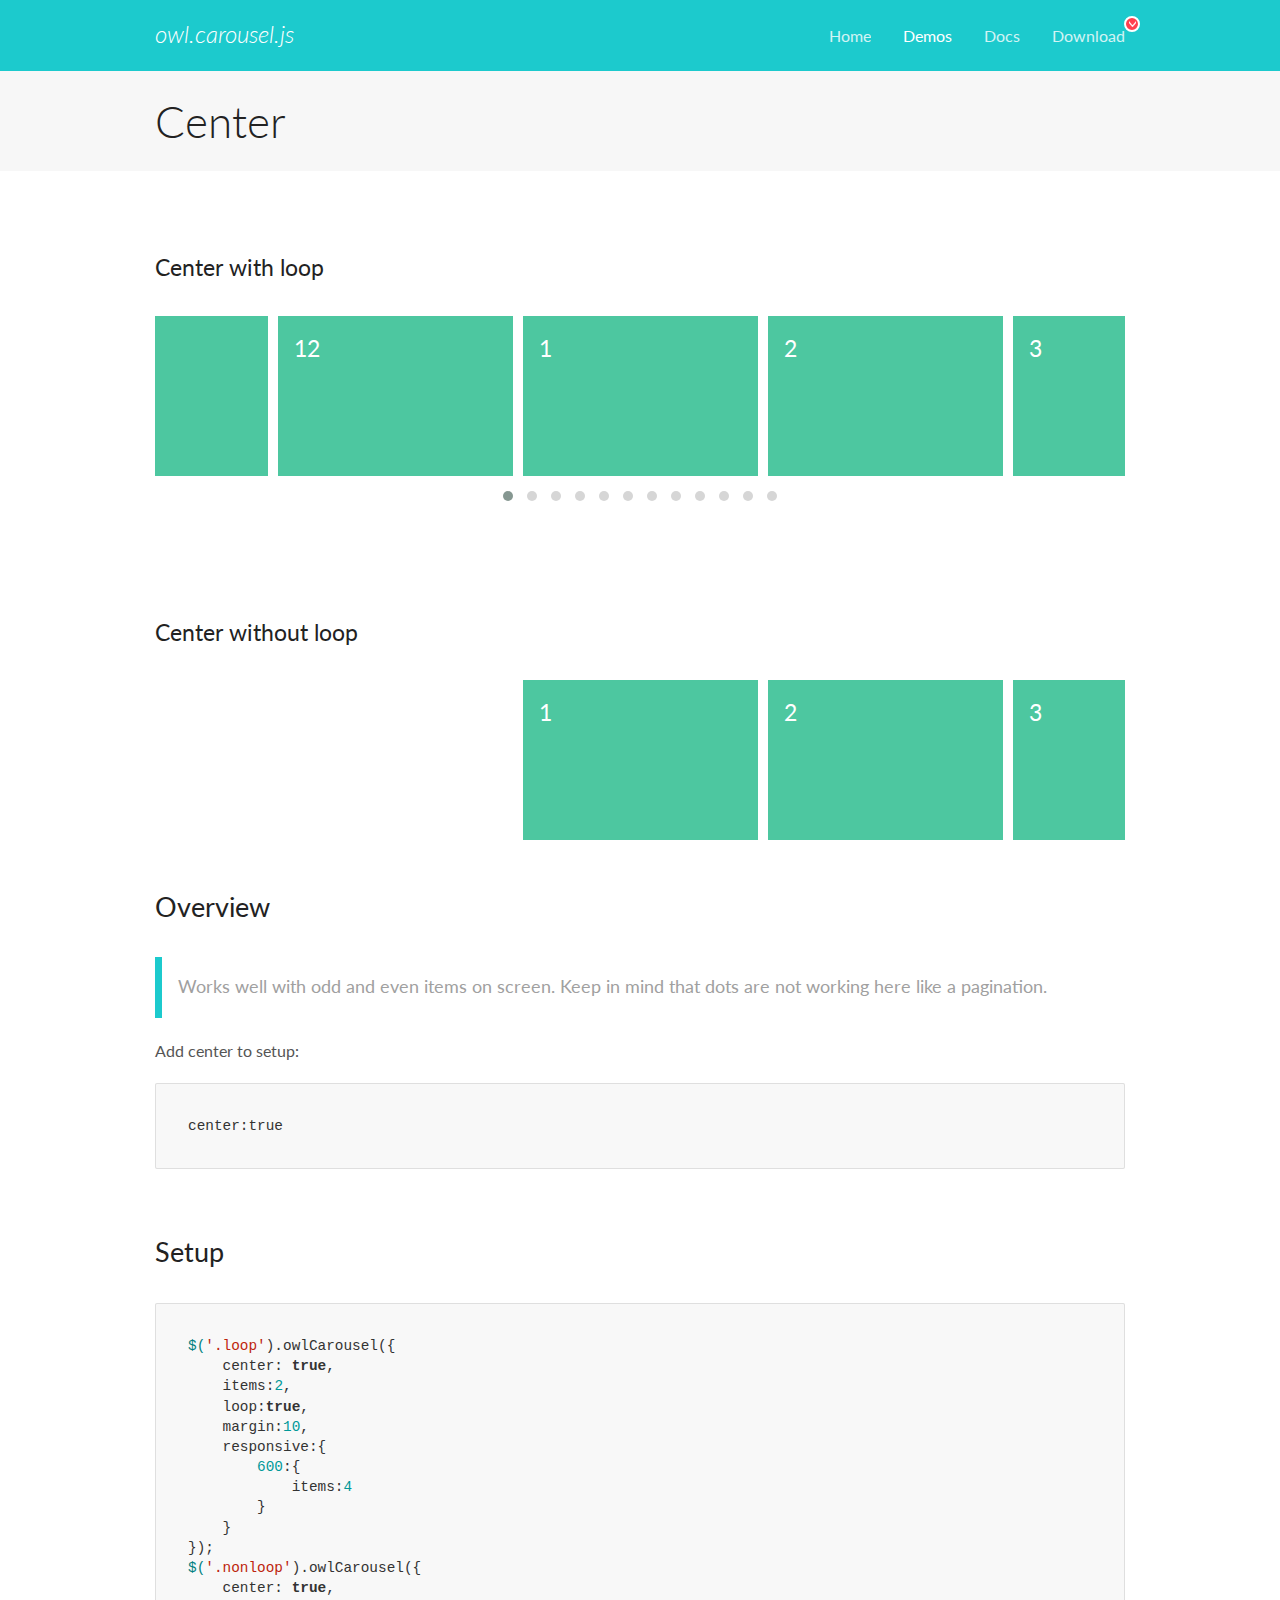
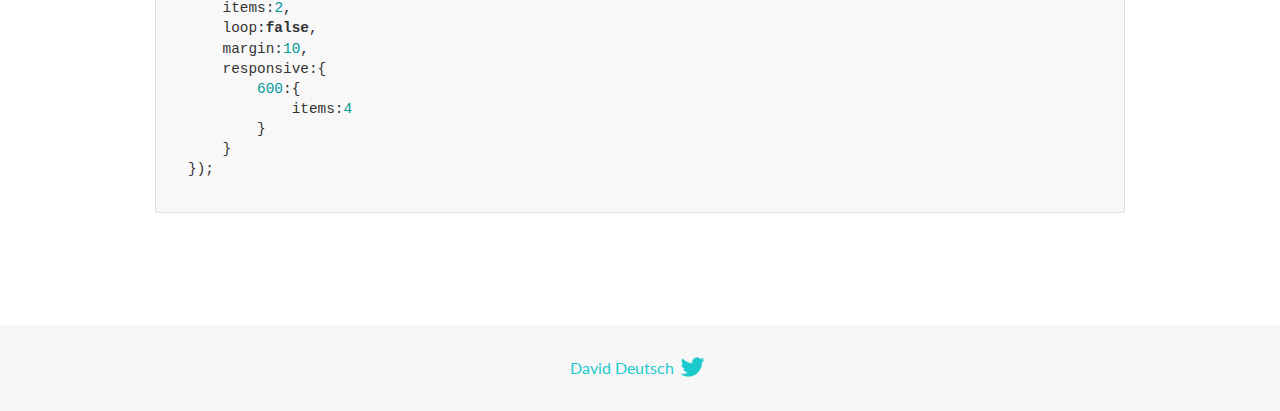
<file: CursoCompletodoDesenvolvedorWeb/Projeto-01/lib/OwlCarousel2-2.2.1/docs/demos/center.html>
<!DOCTYPE html>
<html lang="en">
  <head>

    <!-- head -->
    <meta charset="utf-8">
    <meta name="msapplication-tap-highlight" content="no" />
    <meta name="viewport" content="width=device-width, initial-scale=1.0" />
    <meta name="description" content="Center carousel">
    <meta name="author" content="David Deutsch">
    <title>
      Center Demo | Owl Carousel | 2.2.1
    </title>

    <!-- Stylesheets -->
    <link href='https://fonts.googleapis.com/css?family=Lato:300,400,700,400italic,300italic' rel='stylesheet' type='text/css'>
    <link rel="stylesheet" href="../assets/css/docs.theme.min.css">

    <!-- Owl Stylesheets -->
    <link rel="stylesheet" href="../assets/owlcarousel/assets/owl.carousel.min.css">
    <link rel="stylesheet" href="../assets/owlcarousel/assets/owl.theme.default.min.css">

    <!-- HTML5 shim and Respond.js IE8 support of HTML5 elements and media queries -->

    <!--[if lt IE 9]>
      <script src="https://oss.maxcdn.com/libs/html5shiv/3.7.0/html5shiv.js"></script>
      <script src="https://oss.maxcdn.com/libs/respond.js/1.3.0/respond.min.js"></script>
    <![endif]-->

    <!-- Favicons -->
    <link rel="apple-touch-icon-precomposed" sizes="144x144" href="../assets/ico/apple-touch-icon-144-precomposed.png">
    <link rel="shortcut icon" href="../assets/ico/favicon.png">
    <link rel="shortcut icon" href="favicon.ico">

    <!-- Yeah i know js should not be in header. Its required for demos.-->

    <!-- javascript -->
    <script src="../assets/vendors/jquery.min.js"></script>
    <script src="../assets/owlcarousel/owl.carousel.js"></script>
  </head>
  <body>

    <!-- header -->
    <header class="header">
      <div class="row">
        <div class="large-12 columns">
          <div class="brand left">
            <h3>
              <a href="/OwlCarousel2/">owl.carousel.js</a> 
            </h3>
          </div>
          <a id="toggle-nav" class="right">
            <span></span> <span></span> <span></span> 
          </a> 
          <div class="nav-bar">
            <ul class="clearfix">
              <li> <a href="/OwlCarousel2/index.html">Home</a>  </li>
              <li class="active">
                <a href="/OwlCarousel2/demos/demos.html">Demos</a> 
              </li>
              <li> <a href="/OwlCarousel2/docs/started-welcome.html">Docs</a>  </li>
              <li>
                <a href="https://github.com/OwlCarousel2/OwlCarousel2/archive/2.2.1.zip">Download</a> 
                <span class="download"></span> 
              </li>
            </ul>
          </div>
        </div>
      </div>
    </header>

    <!-- title -->
    <section class="title">
      <div class="row">
        <div class="large-12 columns">
          <h1>Center</h1>
        </div>
      </div>
    </section>

    <!--  Demos -->
    <section id="demos">
      <div class="row">
        <div class="large-12 columns">
          <h4 id="center-with-loop">Center with loop</h4>
          <div class="loop owl-carousel owl-theme">
            <div class="item">
              <h4>1</h4>
            </div>
            <div class="item">
              <h4>2</h4>
            </div>
            <div class="item">
              <h4>3</h4>
            </div>
            <div class="item">
              <h4>4</h4>
            </div>
            <div class="item">
              <h4>5</h4>
            </div>
            <div class="item">
              <h4>6</h4>
            </div>
            <div class="item">
              <h4>7</h4>
            </div>
            <div class="item">
              <h4>8</h4>
            </div>
            <div class="item">
              <h4>9</h4>
            </div>
            <div class="item">
              <h4>10</h4>
            </div>
            <div class="item">
              <h4>11</h4>
            </div>
            <div class="item">
              <h4>12</h4>
            </div>
          </div>
          <br>
          <h4 id="center-without-loop">Center without loop</h4>
          <div class="nonloop owl-carousel">
            <div class="item">
              <h4>1</h4>
            </div>
            <div class="item">
              <h4>2</h4>
            </div>
            <div class="item">
              <h4>3</h4>
            </div>
            <div class="item">
              <h4>4</h4>
            </div>
            <div class="item">
              <h4>5</h4>
            </div>
            <div class="item">
              <h4>6</h4>
            </div>
            <div class="item">
              <h4>7</h4>
            </div>
            <div class="item">
              <h4>8</h4>
            </div>
            <div class="item">
              <h4>9</h4>
            </div>
            <div class="item">
              <h4>10</h4>
            </div>
            <div class="item">
              <h4>11</h4>
            </div>
            <div class="item">
              <h4>12</h4>
            </div>
          </div>
          <h3 id="overview">Overview</h3>
          <blockquote>
            <p>Works well with odd and even items on screen. Keep in mind that dots are not working here like a pagination.</p>
          </blockquote>
          <p>Add center to setup:</p>
          <pre><code>center:true</code></pre>
          <h3 id="setup">Setup</h3>
          <pre><code>$(&#39;.loop&#39;).owlCarousel({
    center: true,
    items:2,
    loop:true,
    margin:10,
    responsive:{
        600:{
            items:4
        }
    }
});
$(&#39;.nonloop&#39;).owlCarousel({
    center: true,
    items:2,
    loop:false,
    margin:10,
    responsive:{
        600:{
            items:4
        }
    }
});</code></pre>
          <script>
            jQuery(document).ready(function($) {
              $('.loop').owlCarousel({
                center: true,
                items: 2,
                loop: true,
                margin: 10,
                responsive: {
                  600: {
                    items: 4
                  }
                }
              });
              $('.nonloop').owlCarousel({
                center: true,
                items: 2,
                loop: false,
                margin: 10,
                responsive: {
                  600: {
                    items: 4
                  }
                }
              });
            });
          </script>
        </div>
      </div>
    </section>

    <!-- footer -->
    <footer class="footer">
      <div class="row">
        <div class="large-12 columns">
          <h5>
            <a href="/OwlCarousel2/docs/support-contact.html">David Deutsch</a> 
            <a id="custom-tweet-button" href="https://twitter.com/share?url=https://github.com/OwlCarousel2/OwlCarousel2&text=Owl Carousel - This is so awesome! " target="_blank"></a> 
          </h5>
        </div>
      </div>
    </footer>

    <!-- vendors -->
    <script src="../assets/vendors/highlight.js"></script>
    <script src="../assets/js/app.js"></script>
  </body>
</html>
</file>
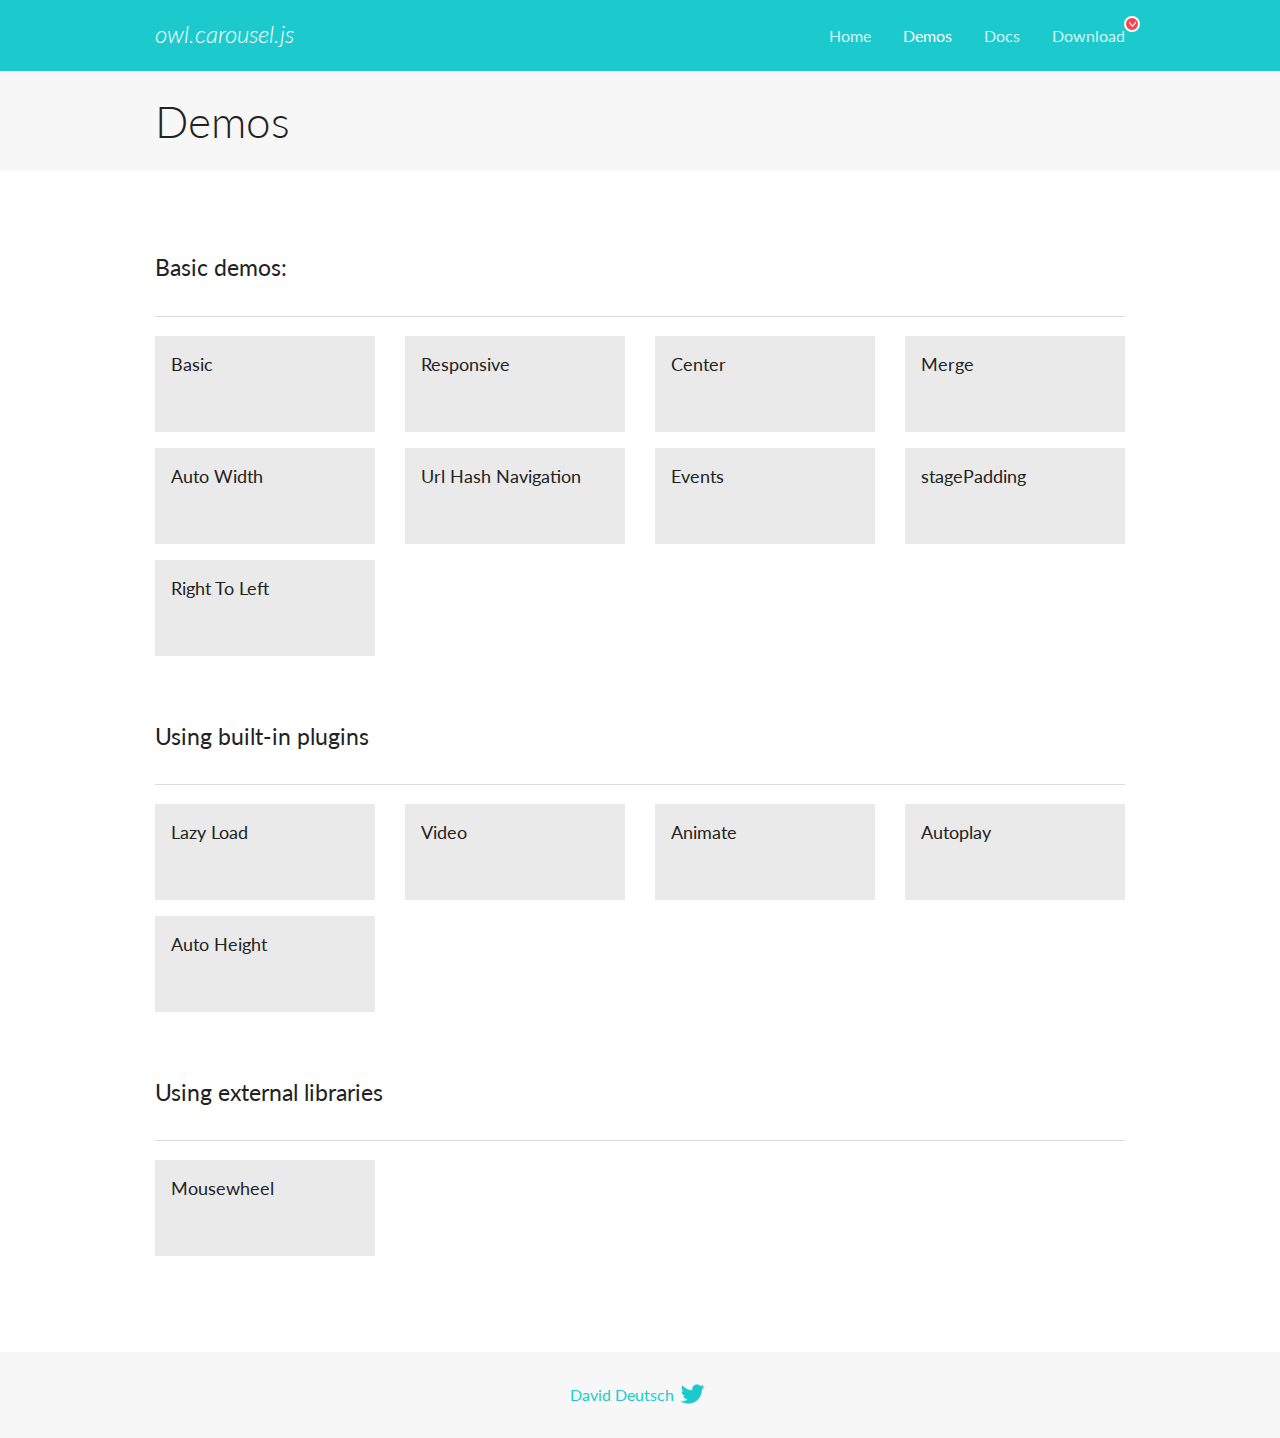
<file: CursoCompletodoDesenvolvedorWeb/Projeto-01/lib/OwlCarousel2-2.2.1/docs/demos/demos.html>
<!DOCTYPE html>
<html lang="en">
  <head>

    <!-- head -->
    <meta charset="utf-8">
    <meta name="msapplication-tap-highlight" content="no" />
    <meta name="viewport" content="width=device-width, initial-scale=1.0" />
    <meta name="description" content="A list of Owl Carousel examples.">
    <meta name="author" content="David Deutsch">
    <title>
      Demos | Owl Carousel | 2.2.1
    </title>

    <!-- Stylesheets -->
    <link href='https://fonts.googleapis.com/css?family=Lato:300,400,700,400italic,300italic' rel='stylesheet' type='text/css'>
    <link rel="stylesheet" href="../assets/css/docs.theme.min.css">

    <!-- Owl Stylesheets -->
    <link rel="stylesheet" href="../assets/owlcarousel/assets/owl.carousel.min.css">
    <link rel="stylesheet" href="../assets/owlcarousel/assets/owl.theme.default.min.css">

    <!-- HTML5 shim and Respond.js IE8 support of HTML5 elements and media queries -->

    <!--[if lt IE 9]>
      <script src="https://oss.maxcdn.com/libs/html5shiv/3.7.0/html5shiv.js"></script>
      <script src="https://oss.maxcdn.com/libs/respond.js/1.3.0/respond.min.js"></script>
    <![endif]-->

    <!-- Favicons -->
    <link rel="apple-touch-icon-precomposed" sizes="144x144" href="../assets/ico/apple-touch-icon-144-precomposed.png">
    <link rel="shortcut icon" href="../assets/ico/favicon.png">
    <link rel="shortcut icon" href="favicon.ico">

    <!-- Yeah i know js should not be in header. Its required for demos.-->

    <!-- javascript -->
    <script src="../assets/vendors/jquery.min.js"></script>
    <script src="../assets/owlcarousel/owl.carousel.js"></script>
  </head>
  <body>

    <!-- header -->
    <header class="header">
      <div class="row">
        <div class="large-12 columns">
          <div class="brand left">
            <h3>
              <a href="/OwlCarousel2/">owl.carousel.js</a> 
            </h3>
          </div>
          <a id="toggle-nav" class="right">
            <span></span> <span></span> <span></span> 
          </a> 
          <div class="nav-bar">
            <ul class="clearfix">
              <li> <a href="/OwlCarousel2/index.html">Home</a>  </li>
              <li class="active">
                <a href="/OwlCarousel2/demos/demos.html">Demos</a> 
              </li>
              <li> <a href="/OwlCarousel2/docs/started-welcome.html">Docs</a>  </li>
              <li>
                <a href="https://github.com/OwlCarousel2/OwlCarousel2/archive/2.2.1.zip">Download</a> 
                <span class="download"></span> 
              </li>
            </ul>
          </div>
        </div>
      </div>
    </header>

    <!-- title -->
    <section class="title">
      <div class="row">
        <div class="large-12 columns">
          <h1>Demos</h1>
        </div>
      </div>
    </section>

    <!--  Demos -->
    <section id="demos">
      <div class="row">
        <div class="large-12 columns">
          <h4 id="basic-demos-">Basic demos:</h4>
          <hr>
          <div class="demo-list">
            <div class="row">
              <div class="small-6 medium-4 large-3 columns">
                <a href="basic.html" class="demo-block">
                  <h5>Basic </h5>
                </a> 
              </div>
              <div class="small-6 medium-4 large-3 columns">
                <a href="responsive.html" class="demo-block">
                  <h5>Responsive </h5>
                </a> 
              </div>
              <div class="small-6 medium-4 large-3 columns">
                <a href="center.html" class="demo-block">
                  <h5>Center </h5>
                </a> 
              </div>
              <div class="small-6 medium-4 large-3 columns">
                <a href="merge.html" class="demo-block">
                  <h5>Merge </h5>
                </a> 
              </div>
              <div class="small-6 medium-4 large-3 columns">
                <a href="autowidth.html" class="demo-block">
                  <h5>Auto Width </h5>
                </a> 
              </div>
              <div class="small-6 medium-4 large-3 columns">
                <a href="urlhashnav.html" class="demo-block">
                  <h5>Url Hash Navigation </h5>
                </a> 
              </div>
              <div class="small-6 medium-4 large-3 columns">
                <a href="events.html" class="demo-block">
                  <h5>Events </h5>
                </a> 
              </div>
              <div class="small-6 medium-4 large-3 columns">
                <a href="stagepadding.html" class="demo-block">
                  <h5>stagePadding </h5>
                </a> 
              </div>
              <div class="small-6 medium-4 large-3 columns">
                <a href="rtl.html" class="demo-block">
                  <h5>Right To Left </h5>
                </a> 
              </div>
            </div>
          </div>
          <h4 id="using-built-in-plugins">Using built-in plugins</h4>
          <hr>
          <div class="demo-list">
            <div class="row">
              <div class="small-6 medium-4 large-3 columns">
                <a href="lazyLoad.html" class="demo-block">
                  <h5>Lazy Load </h5>
                </a> 
              </div>
              <div class="small-6 medium-4 large-3 columns">
                <a href="video.html" class="demo-block">
                  <h5>Video </h5>
                </a> 
              </div>
              <div class="small-6 medium-4 large-3 columns">
                <a href="animate.html" class="demo-block">
                  <h5>Animate </h5>
                </a> 
              </div>
              <div class="small-6 medium-4 large-3 columns">
                <a href="autoplay.html" class="demo-block">
                  <h5>Autoplay </h5>
                </a> 
              </div>
              <div class="small-6 medium-4 large-3 columns">
                <a href="autoheight.html" class="demo-block">
                  <h5>Auto Height </h5>
                </a> 
              </div>
            </div>
          </div>
          <h4 id="using-external-libraries">Using external libraries</h4>
          <hr>
          <div class="demo-list">
            <div class="row">
              <div class="small-6 medium-4 large-3 columns">
                <a href="mousewheel.html" class="demo-block">
                  <h5>Mousewheel </h5>
                </a> 
              </div>
            </div>
          </div>
        </div>
      </div>
    </section>

    <!-- footer -->
    <footer class="footer">
      <div class="row">
        <div class="large-12 columns">
          <h5>
            <a href="/OwlCarousel2/docs/support-contact.html">David Deutsch</a> 
            <a id="custom-tweet-button" href="https://twitter.com/share?url=https://github.com/OwlCarousel2/OwlCarousel2&text=Owl Carousel - This is so awesome! " target="_blank"></a> 
          </h5>
        </div>
      </div>
    </footer>

    <!-- vendors -->
    <script src="../assets/vendors/highlight.js"></script>
    <script src="../assets/js/app.js"></script>
  </body>
</html>
</file>
<file: CursoCompletodoDesenvolvedorWeb/Projeto-01/css/orlando.css>
@font-face {
	font-family: 'OpenSans';
	src: url("../fonts/Open_Sans/OpenSans-Regular.ttf");
	font-size: 1em;
}
@font-face {
	font-family: 'OpenSans-Light';
	src: url("../fonts/Open_Sans/OpenSans-Light.ttf");
	font-size: 1em;
}
header{
  width: 100%;
  height: 150px;
  background-color: rgba(94, 41, 154, .8);
	z-index: 2;
	position: relative;
	}
header .container {
	position: relative;
}
header .header-black{
	background-color: #000;
	height: 40px;
}
header .header-black li{
	background-image: url("../img/clubs.png");
	background-repeat: no-repeat;
	display: inline-block;
	margin: 4px;
}
header .header-black li.club-01 {
	background-position: 0px 0px;
}
header .header-black li.club-02 {
	background-position: -46px 0px;
}
header .header-black li.club-03 {
	background-position: -93px 0px;
}
header .header-black li.club-04 {
	background-position: -139px 0px;
}
header .header-black li.club-05 {
	background-position: -188px 0px;
}
header .header-black li.club-06 {
	background-position: -239px 0px;
}
header .header-black li.club-07 {
	background-position: -287px 0px;
}
header .header-black li.club-08 {
	background-position: -334px 0px;
}
header .header-black li.club-09 {
	background-position: -381px 0px;
}
header .header-black li.club-10 {
	background-position: -430px 0px;
}
header .header-black li.club-11 {
	background-position: -479px 0px;
}
header .header-black li.club-12 {
	background-position: -529px 0px;
}
header .header-black li.club-13 {
	background-position: -578px 0px;
}
header .header-black li.club-14 {
	background-position: -629px 0px;
}
header .header-black li.club-15 {
	background-position: -675px 0px;
}
header .header-black li.club-16 {
	background-position: -721px 0px;
}
header .header-black li.club-17 {
	background-position: -763px 0px;
}
header .header-black li.club-18 {
	background-position: -808px 0px;
}
header .header-black li.club-19 {
	background-position: -856px 0px;
}
header .header-black li.club-20 {
	background-position: -901px 0px;
}
header .header-black li.club-21 {
	background-position: -948px 0px;
}
header .header-black li.club-22 {
	background-position: -995px 0px;
}
header .header-black li a {
	width: 32px;
	height: 32px;
	display: block;
}
header #logotipo {
	position: absolute;
	top: 20px;
	z-index: 3;
}
#banner h1.efeito {
	color: #5E299A;
	font-size: 12em;
}
#menu {
	margin: 12px 0;
}
#menu li {
	display: inline-block;
	font-family: "OpenSans";
}
#menu li.search {
	width: 182px;
	transition-timing-function: cubic-bezier(1, -.91,.91,1);
	transition-duration: 1s;
}
#menu li.search.ativo {
	width: 300px;
}
#menu li.search input{
	background-color:#5C2D90;
	color: #fff;
	border: none;
	height: 30px;
	line-height: 30px;
	padding-left: 8px;
}
#menu li.search.ativo input {
	width: 300px;
}
#menu li.search ::-webkit-input-placeholder {
	color: #fff;
	font-weight: bold;
}
#menu li.search button {
	background: none;
	border: none;
	position: absolute;
	right: 3px;
	top: 7px;
}
#menu li.search button i {
	font-size: 14px;
	color: rgba(255, 255, 255, .5);
}
#menu li a {
	color: #FFF;
	font-size: 16px;
	padding: 10px 25px;
	font-weight: bold;
}
#menu li.search .input-group {
	top: 8px;
}
#banner {
	width: 100%;
	height: 728px;
	position: relative;
	background: url("../img/banner.jpg") no-repeat;
	background-position: 0px -100px;
	top: -130px;
}
#banner h1 {
	transition: 1s;
	color: #fff;
	top: 300px;
	position: relative;
	font-size: 92px;
	text-shadow: 2px 2px 2px rgba(0, 0, 0, .45);
	font-family: 'OpenSans-Light';
	margin-left: 50px;
}
#banner h1 small {
	font-size: 32px;
	display: block;
	color: #FFF;
	font-family: 'OpenSans';
	font-weight: bold;
	margin-left: 13px;
}
#news {
	position: relative;
	top: -110px;
}
#news h2 {
	color: #5E2799;
	font-family: 'OpenSans-Light';
	font-size: 48px;
	text-transform: uppercase;
	text-align: center;
}
#news hr {
	border: #FDE192 solid 5px;
	width: 200px;
	margin: 0 auto;
}
#news .thumbnails {
	margin-top: 20px;
}
#news .thumbnails h3 {
	color: #5E299A;
	font-size:  18px;
	font-family: 'OpenSans';
	font-weight: bold;
	margin-bottom: 0;
}
#news .thumbnails time {
	color: #A7A7A7;
	font-size:  18px;
	font-family: 'OpenSans';
}
#news .thumbnails .item-inner {
	padding: 10px;
}
#news .thumbnails .item-inner img {
	width: 100%;
}
#estatisticas {
	background-color:#5E299A;
	width: 100%;
	height: 200px;
	text-align: center;
}
#estatisticas p {
	color: #FDE092;
	text-transform: uppercase;
	font-family: 'OpenSans-Light';
	font-size: 64px;
	margin-top: 36px;
}
#estatisticas p small {
	color: #fff;
	font-size: 24px;
	display: block;
}
#call-to-action {
	text-align: center;
	margin-top: 105px;
}
#call-to-action h2 {
	color: #5E2799;
	font-family: 'OpenSans-Light';
	font-size: 48px;
	text-transform: uppercase;
	text-align: center;
}
#call-to-action hr {
	border: #FDE192 solid 5px;
	width: 200px;
	margin: 0 auto;
	margin-bottom: 45px;
}
#call-to-action p {
	margin-top:  60px;
	margin-bottom: 40px;
	color: #656565;
}
#call-to-action .btn {
	min-width: 164px;
	height: 44px;
	line-height: 34px;
	border-radius: 0;
}
#call-to-action .btn-roxo {
	color: #fff;
  background-color: #5E299A;
  border-color: #5E299A;
}
#call-to-action .btn-amarelo {
	color: #000;
  background-color: #FDE192;
  border-color: #FDE192;
}
#call-to-action .row-max-400 {
	margin: 0 auto;
	max-width: 400px;
}
footer {
	margin-top: 110px;
}
footer .row{
	width: 100%;
	margin-left: 0;
	/*margin-left desse caso era o que estava deixando aquela barra lateral*/
}
footer .row p {
	line-height: 55px;
	margin-bottom: 0;
}
footer .row-cinza-claro {
	height: 240px;
	background-color: #171F26;
}
footer .row-cinza-escuro {
	height: 60px;
	background-color: #11171D;
	border-top: #242D37 1px solid;
}
footer .pull-left {
	font-family: 'OpenSans';
	font-size: 14px;
	color: #666;
}
footer .text-roxo {
	color: #623291;
	font-family: 'OpenSans';
	font-weight: bold;
	font-size: 14px;
}
footer #logotipo {
	margin-top: 28px;
}
footer .col-popular-post,
footer .col-links,
footer .col-get-in-touch {
	margin-top: 40px;
}
footer .row-cols h4 {
	font-family: 'OpenSans';
	font-size: 16px;
	color: #FFF;
	padding-bottom: 17px;
	border-bottom: #242D37 1px solid;
}
footer .row-cols h5 {
	 color: #666;
	 font-family: Arial;
	 font-size: 14px;
	 margin-bottom: 0;
}
footer .row-cols time {
	color: #FDE092;
	font-family: Arial;
	font-size: 14px;
}
footer .col-links a {
	color: #FFF;
	font-family: Arial;
	font-size: 14px;
}
footer .col-links .fa {
	margin: 0 6px;
}
footer .col-get-in-touch address {
	color: #666;
	font-family: Arial;
	font-size: 14px;
	margin-bottom: 6px;
}
footer .col-get-in-touch address span {
	display: inline-block;
}
footer .col-get-in-touch address i {
	position: relative;
	top: -14px;
}
footer .col-get-in-touch i {
	color: #9B9B9B;
	font-size: 20px;
	margin: 0 6px;
}
footer .col-get-in-touch a {
	color: #666;
}
footer .col-get-in-touch p {
	line-height: 20px;
}
footer .list-socials {
	margin-top: 4px;
	margin-left: 5px;
}
footer .list-socials li {
	display: inline-block;
	margin-right: 8px;
}
footer .list-socials a {
	display: block;
	border: #9B9B9B 1px solid;
	width: 28px;
	height: 28px;
	line-height: 28px;
	border-radius: 14px;
	text-align: center;
}
footer .list-socials i {
	font-size: 16px;
	margin: 5px auto;
}
video {
	width: 60%;
}
#btn-bars, #btn-search {
	display: none;
}
#btn-news-prev, #btn-news-next {
	display: none;
}
</file>
<file: CursoCompletodoDesenvolvedorWeb/Projeto-01/css/orlando-mobile.css>
/*Tamanho padrão para tablets*/
@media only screen and (max-width: 768px) {
  .header-black ul li {
    display: none;
  }
}
/*Tamanho padrão para smartphones*/
@media only screen and (max-width: 480px) {
  .header-black ul, #menu {
    display: none;
  }
  header #logotipo {
    left: 32%;
    z-index: 10;
    transition: 1s;
  }
  header.open-menu #logotipo {
    transform: rotate(360deg);
  }
  header .header-black {
    position: fixed;
    /*o position fixed deixará o menu visível mesmo que vc esteja vendo o footer*/
    top: 0;
    width: 100%;
    z-index: 9;
  }
  header #menu-mobile {
    position: fixed;
    top: 40px;
    background-color: #fff;
    width: 80%;
    height: 100%;
    left: -80%;
    transition: 1s;
    z-index: 5;
    /*height: 71% + bottom: 0px; (linha 249) no header.open-menu .bar-close
    e o tamanho do menu diminui e fica mais bonito *//
  }
  header.open-menu #menu-mobile {
    left: 0;
  }
  header.open-menu #menu-mobile-mask {
    position: fixed;
    width: 100%;
    height: 100%;
    top: 0;
    left: 0;
    background-color: rgba(0, 0, 0, .5);
    z-index: 4;
  }
  header.open-menu #logotipo {
    position: fixed;
    top: 50px;
    height: 76px;
    left: calc(40% - 33px);
    /*Função calc css3: a porcentagem utilizada para o menu-mobile (linha 201)
    divido por 2, menos o valor da largura/2 do logotipo*/
    z-index: 5;
  }
  header.open-menu #menu-mobile ul {
    margin: 20px;
    margin-top: 100px;
  }
  header.open-menu #menu-mobile li {
    text-align: center;
    border-top: #CCC 1px solid;
  }
  header.open-menu #menu-mobile li:last-child {
    border-bottom: #CCC 1px solid;
  }
  header.open-menu #menu-mobile li a {
    color: #633392;
    font-family: 'OpenSans';
    font-weight: bold;
    font-size: 16px;
    padding: 18px;
    display: block;
  }
  header.open-menu .bar-close {
    position: absolute;
    bottom: 40px;
    /* bottom: 0px; + height: 71% no header #menu-mobile e o
    tamanho do menu diminui e fica mais bonito */
    background-color: #633492;
    height: 40px;
    width: 100%;
  }
  header.open-menu .bar-close .btn-close {
    background: none;
    border: none;
    color: #fff;
    font-size: 22px;
  }
  header #input-search-mobile {
    transition: 1s;
    top: -40px;
    position: fixed;
    width: 70%;
    left: 15%;
    background-color: #000;
    border: none;
    height: 40px;
    color: #fff;
    z-index: 11;
    outline: 0;
  }
  header.open-search #input-search-mobile {
    top: 0;
  }
  header.open-search #logotipo {
    z-index: 9;
  }
  #btn-bars, #btn-search {
    color: #fff;
    font-size: 22px;
    top: 4px;
    position: absolute;
    background: none;
    border: none;
    display: block;
  }
  #btn-bars {
    left: 4px;
  }
  #btn-search {
    right: 4px;
  }
  #banner {
    height: 317px;
    background-size: cover;
    background-position: 0;
    text-align: center;
  }
  #banner h1 {
    top: 180px;
    font-size: 48px;
    margin-left: 0;
  }
  #banner h1.efeito {
    color: #5E299A;
  	font-size: 4em;
  }
  #banner h1 small {
    font-size: 22px;
  }
  #news h2 {
    font-size: 32px;
  }
  #news hr {
    border-width: 4px;
  }
  .owl-carousel .owl-wrapper-outer {
    margin-left: 15px;
  }
  .thumbnails {
    text-align: center;
  }
  #news .thumbnails .item-inner img {
    width: 83%;
    margin-left: 42px;
  }
  #news .thumbnails h3, .thumbnails time {
    margin-left: 40px;
  }
  #btn-news-prev, #btn-news-next {
    background: none;
    border: none;
    color: #5E2699;
    font-size: 48px;
    display: block;
    position: absolute;
    top: 130px;
    z-index: 1;
    outline: 0;
  }
  #btn-news-next {
    right: 15px;
  }
  .owl-theme, .owl-nav, .owl-dots {
    display: none;
  }
  #estatisticas {
    height: inherit;
  }
  #estatisticas p {
  	margin-bottom: 40px;
    margin-top: 40px;
  }
  #call-to-action {
  	margin-top: 69px;
  }
  #call-to-action p {
  	margin-top: 40px;
    margin-bottom: 40px;
    margin-left: 15px;
    margin-right: 15px;
  }
  #call-to-action hr {
  	border-width: 4px;
  }
  #call-to-action h2 {
  	font-size: 30px;
    margin-left: 10px;
    margin-right: 10px;
  }
  #call-to-action .btn {
    min-width: 125px;
  }
  #call-to-action .btn-roxo {
    float: left;
  }
  #call-to-action .btn-amarelo {
    float: right;
  }
  #call-to-action .row-max-400 {
    max-width: 100%;
  }
  footer {
    margin-top: 60px;
  }
  .copyright-mobile p {
    font-size: 10px;
    line-height: 0;
  }
  .copyright-mobile .pull-left {
    float: inherit !important;
  }
  footer .row p {
    text-align: center;
    line-height: 20px;
    margin-bottom: -4px;
    /* no curso eles colocam o valor em px, mas preciso trocar para porcentagem
    e 75% vai ficar bacana!(você já leu sobre isso!!)*/
  }
  footer .row p:first-child {
    margin-top: 10px;
    margin-left: 13px;
    /*se eu quisesse aplicar só no segundo p deveria usar:
    footer .row p:nth-child(2) - Seletores(?) do CSS3 */
  }
  footer .text-roxo {
    margin-right: 7px;
  }
  footer .row {
    margin: 0;
  }
  footer .list-socials {
    position: absolute;
    width: 100%;
    left: 0;
    top: 60px;
    margin-left: 10px;
  }
  footer .col-md-10 {
    padding: 0;
  }
  footer .list-socials a {
    width: 45px;
    height: 45px;
    border-radius: 50%;
  }
  footer .list-socials i {
    font-size: 28px;
    margin: 7px auto;
  }
  footer .row-cinza-claro {
    height: 157px;
  }
  footer .btn-footer {
    width: 100%;
    background-color: #11171D;
    height: 42px;
    line-height: 30px;
  }
  footer .col-xs-6 {
    padding: 0;
    padding-right: 5px;
  }
  footer .col-xs-6:last-child {
    padding-right: 0;
    padding-left: 5px;
  }
  footer .visible-xs {
    margin-top: -10px;
  }
}
</file>
<file: CursoCompletodoDesenvolvedorWeb/Inicial/CSS/estilo.css>
* {
	box-sizing: border-box;
}
html, body {
	margin: 0;
	padding: 0;
}
header {
	width: 100%;
	height: 200px;
	background: #CCC;
	position: relative;
}
nav {
	width: 100%;
	height: 100px;
	background: #999;
	position: absolute;
	bottom: 0;
}
section {
	width: 100%;
	height: 500px
	background: #95a5a6;
}

footer{
	width: : 100%;
	height: 200px;
	background: #1BA39C;
}
</file>
